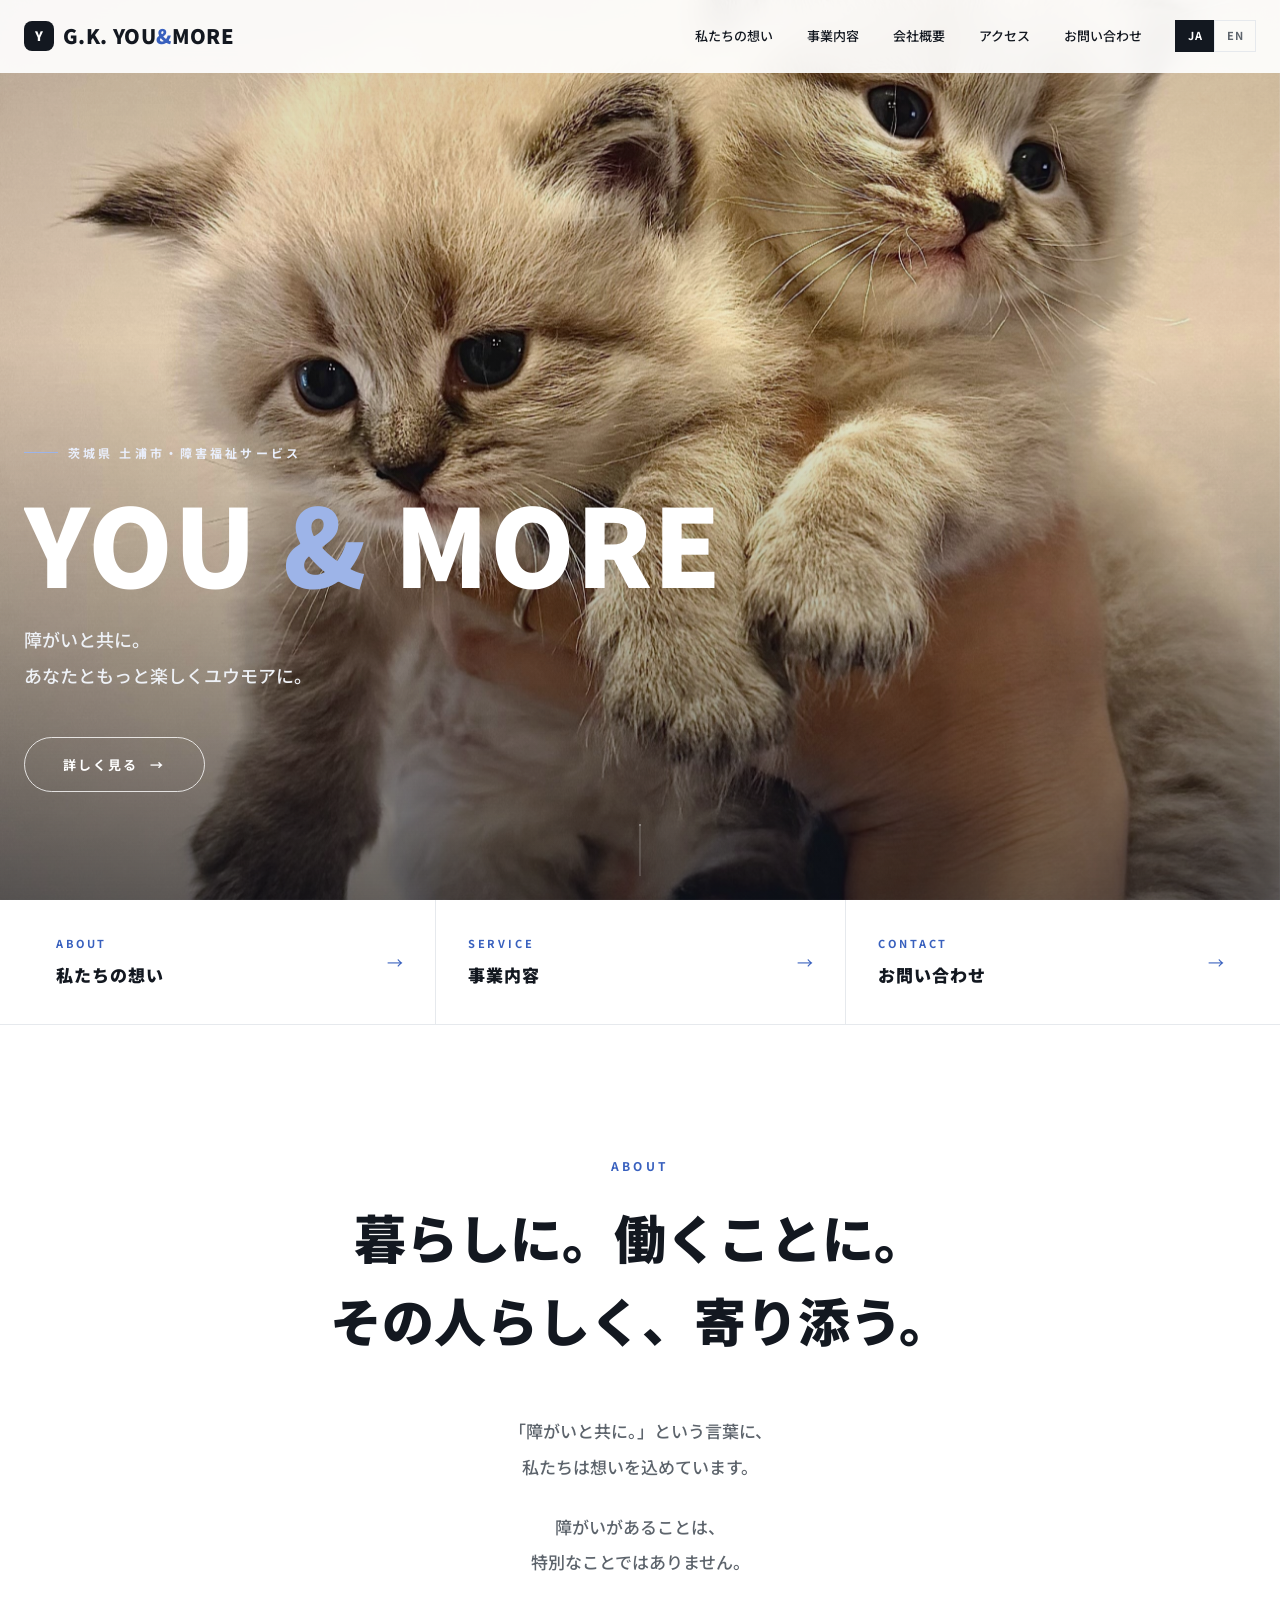
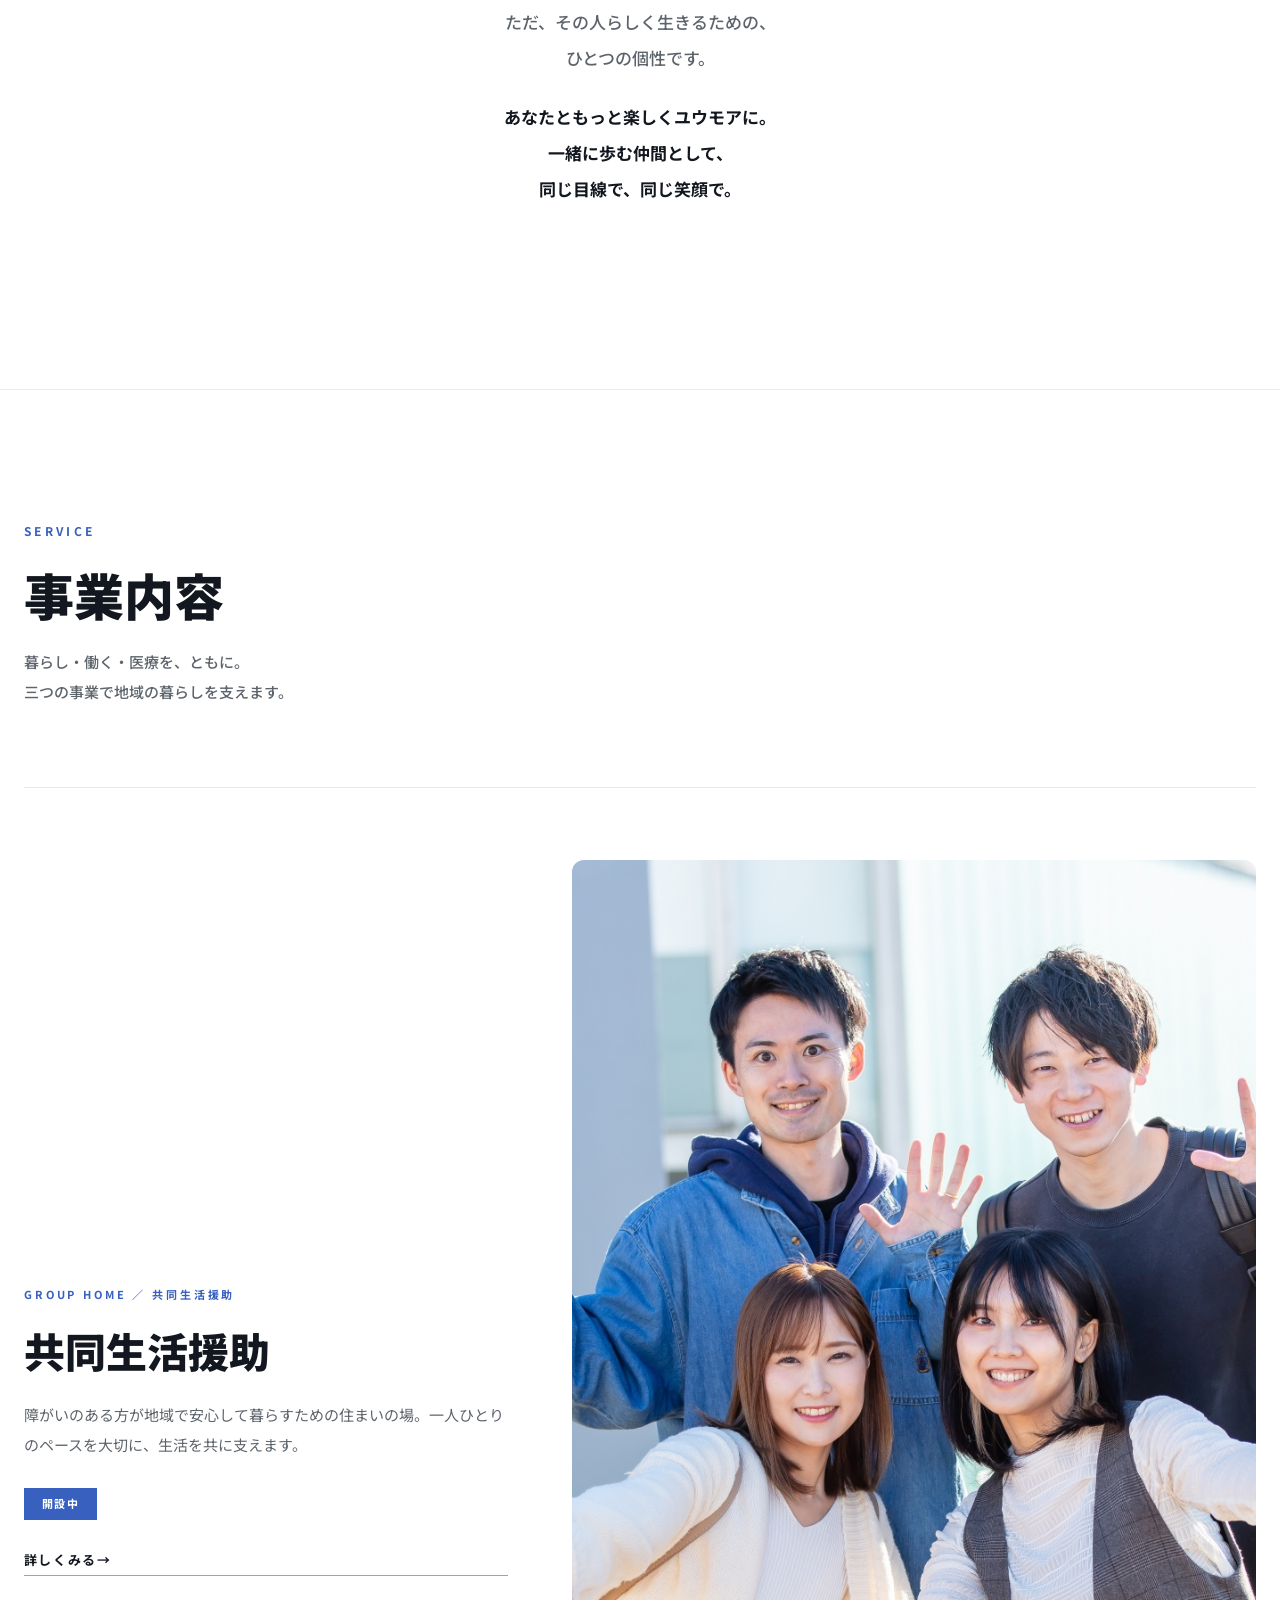
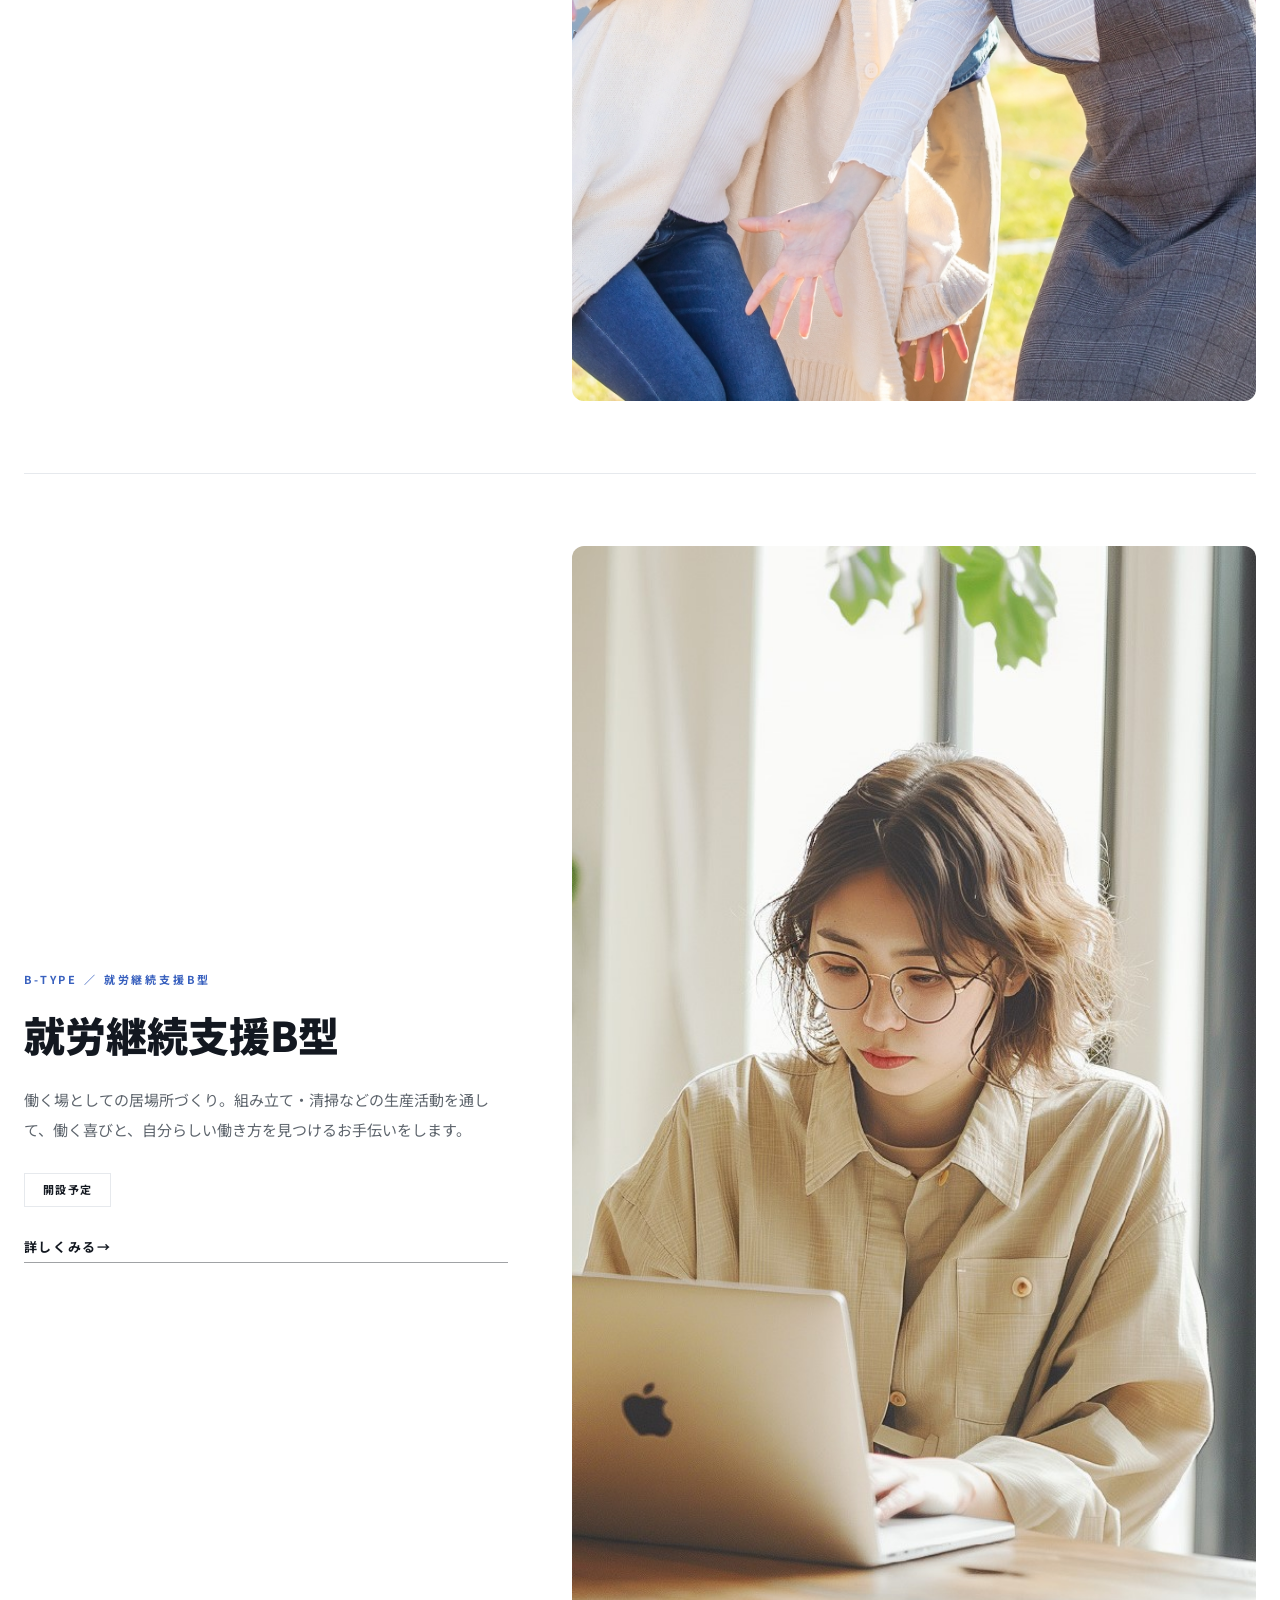
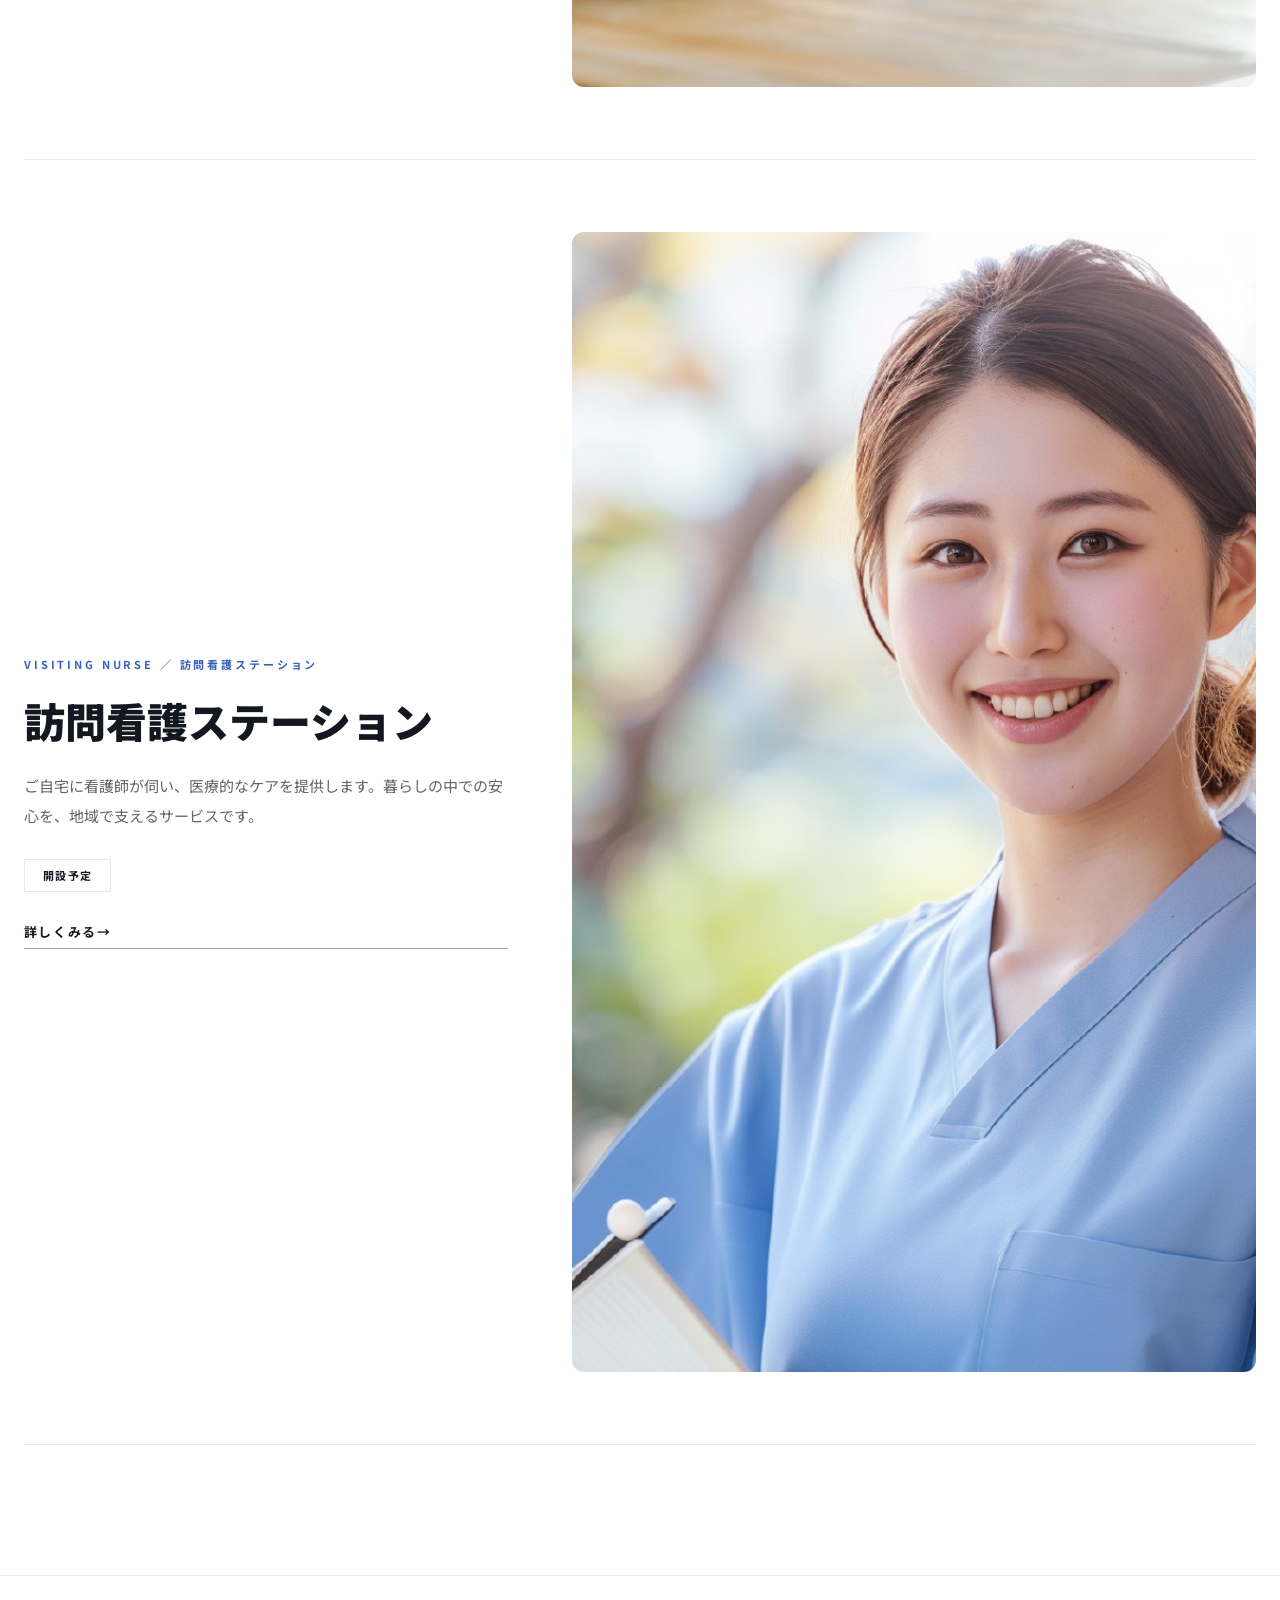
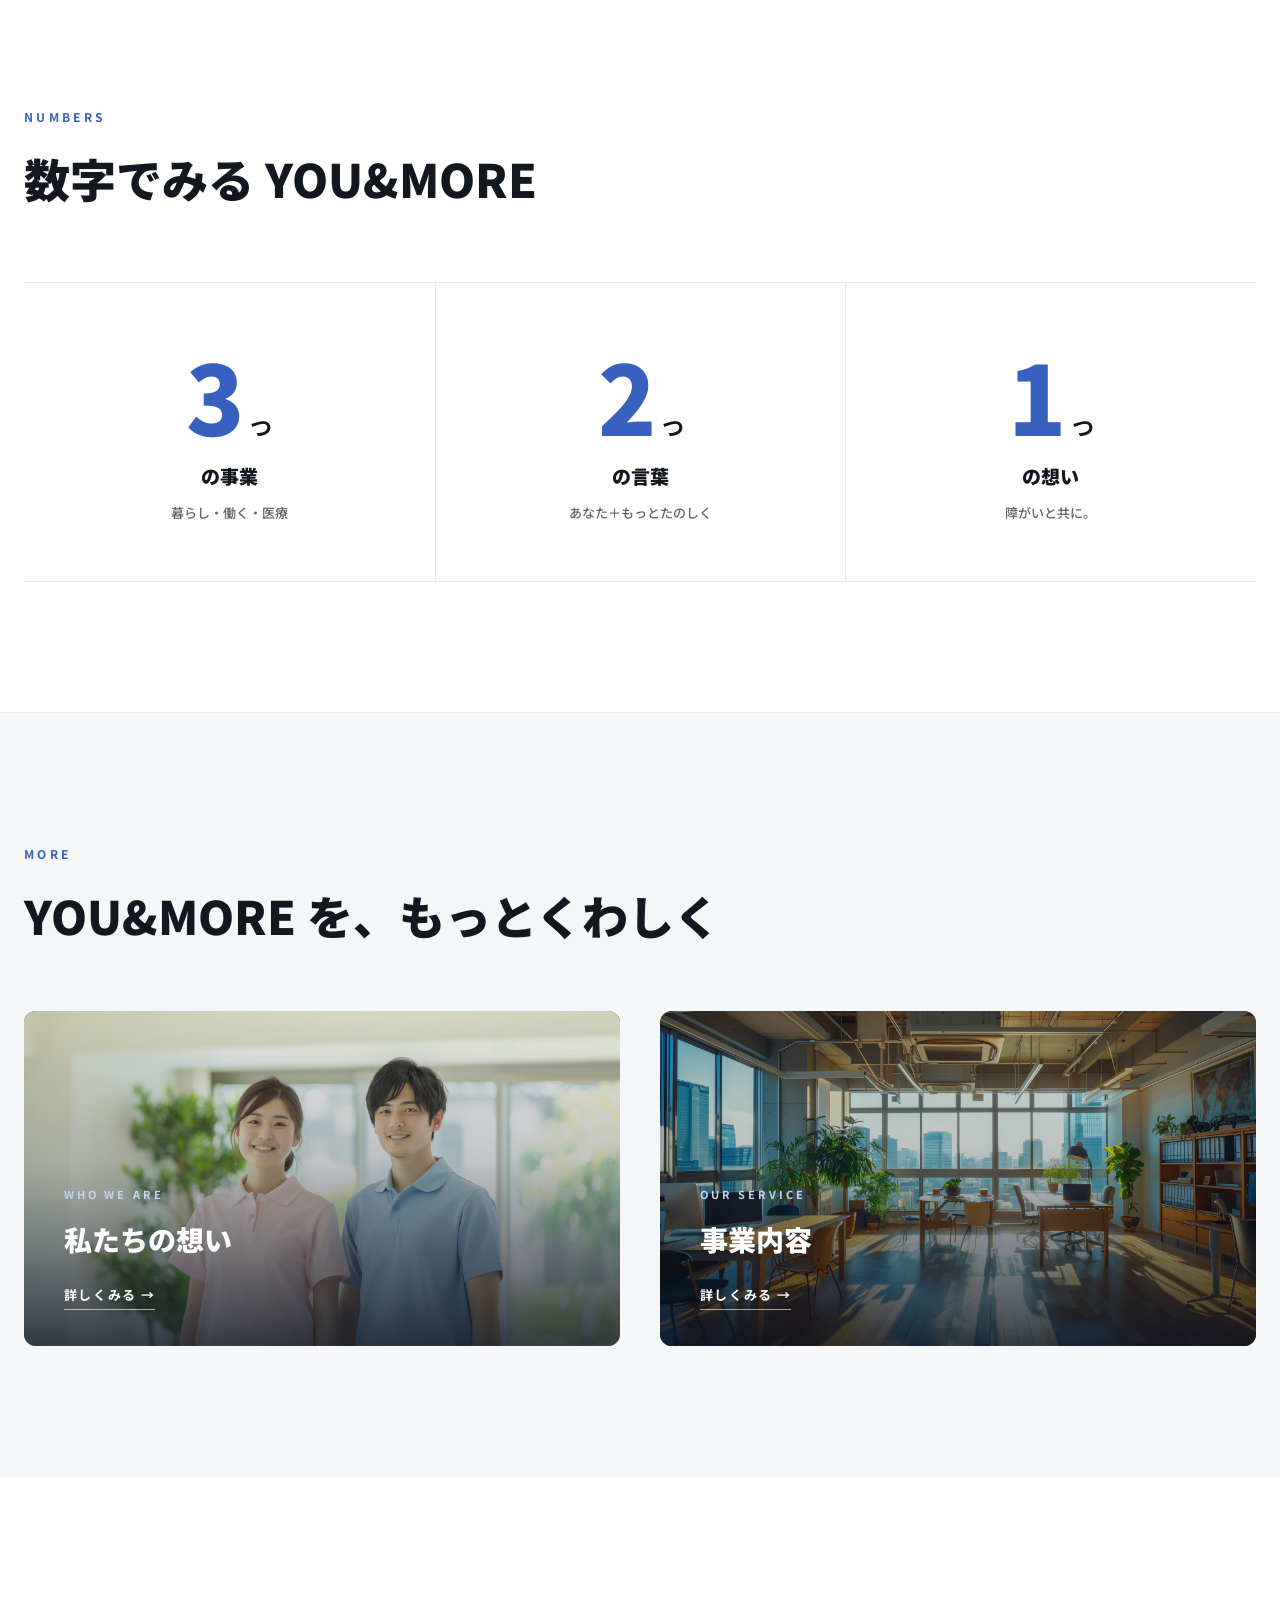
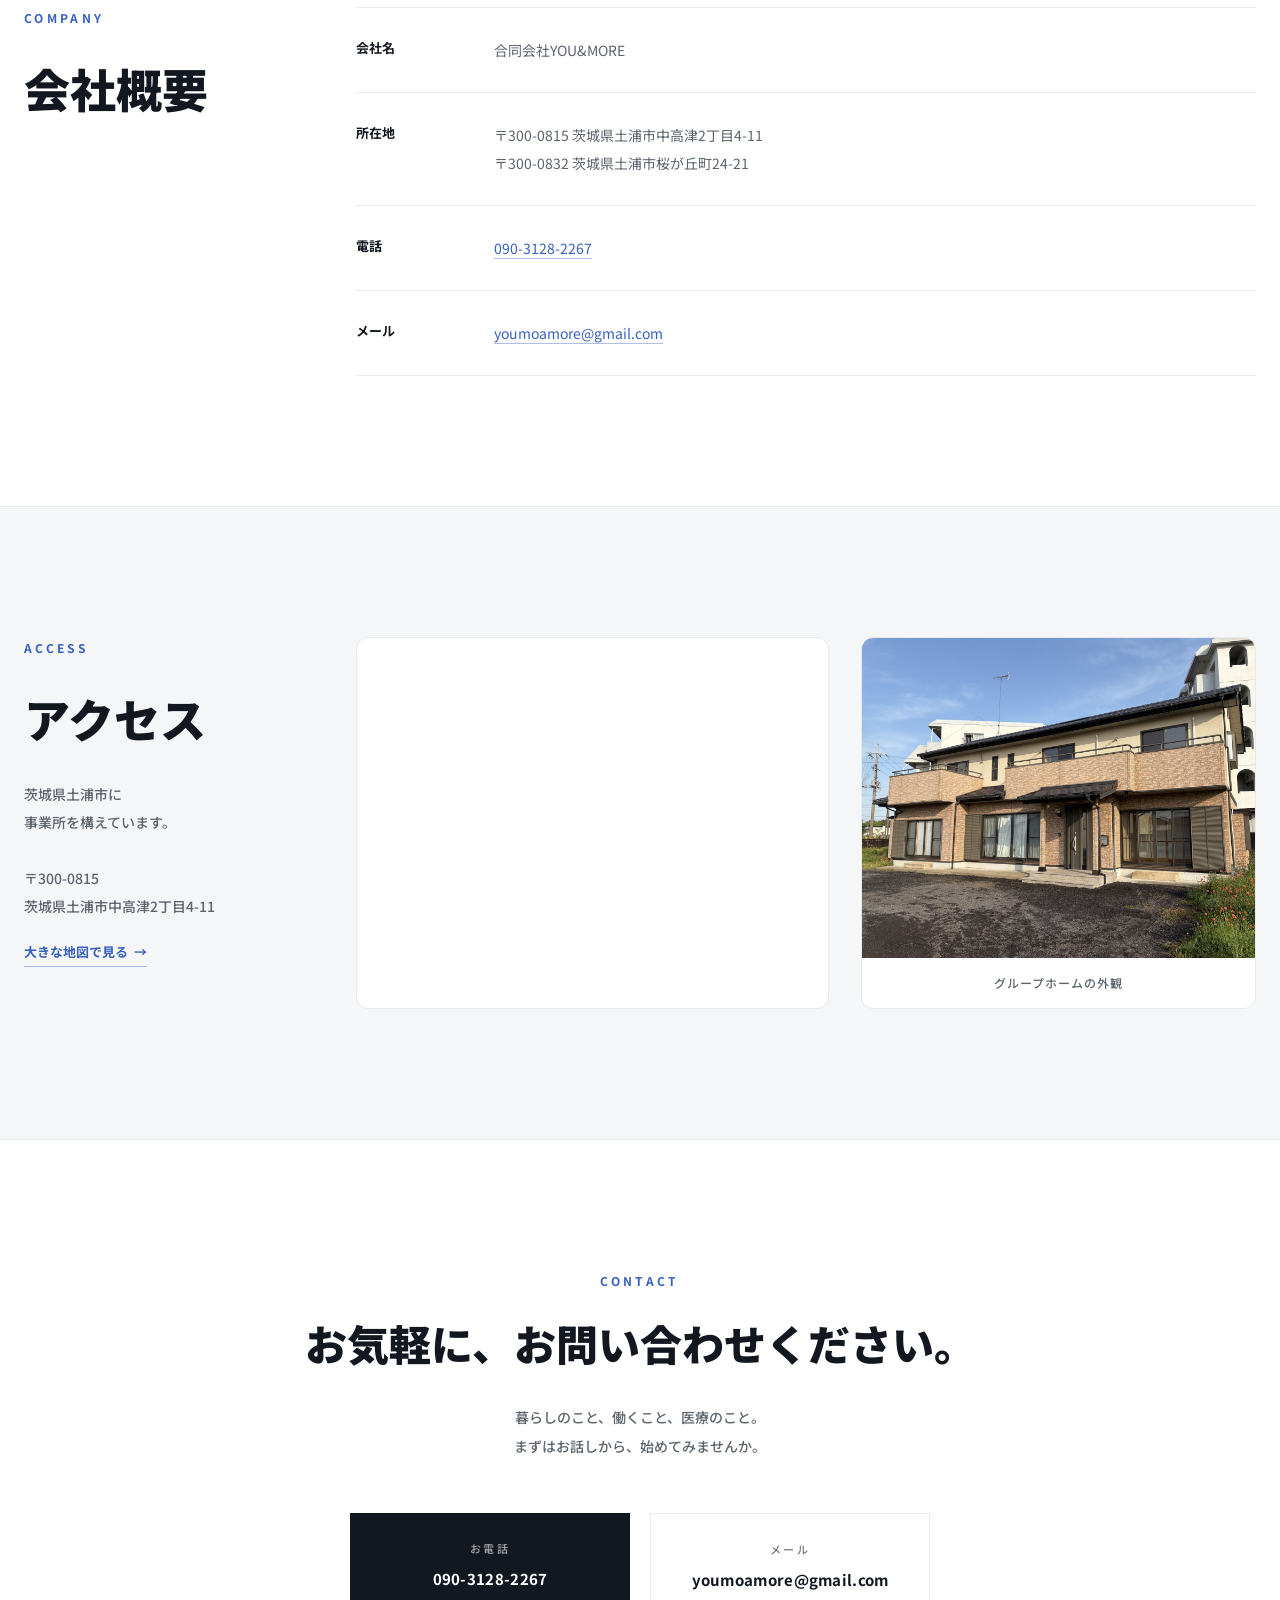
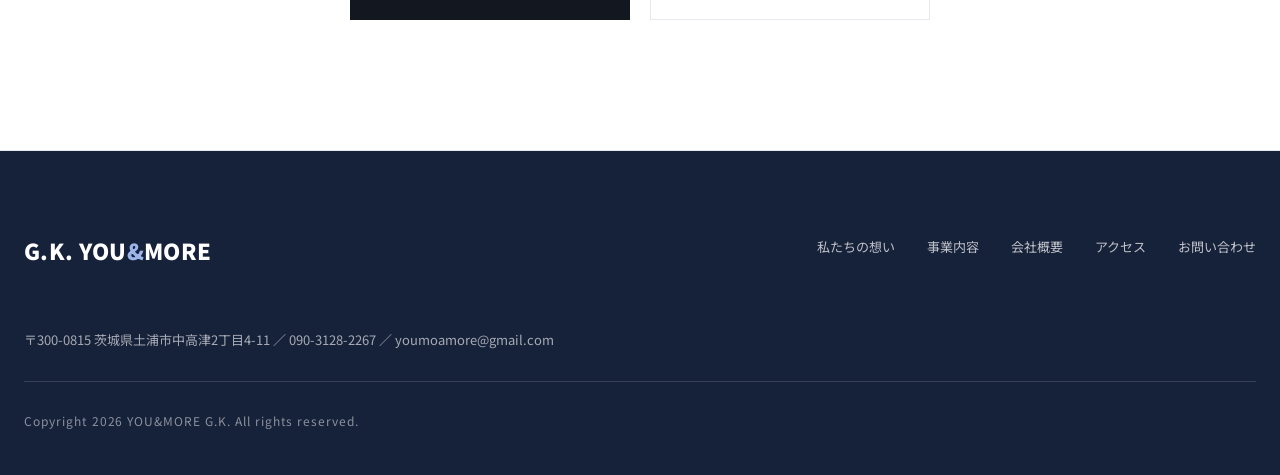
<file: index.html>
<!DOCTYPE html>
<html lang="ja">
<head>
<meta charset="UTF-8">
<meta name="viewport" content="width=device-width, initial-scale=1, shrink-to-fit=no">
<meta name="format-detection" content="telephone=no">
<title>YOU&amp;MORE G.K. - 障がいと共に。あなたともっと楽しくユウモアに。</title>
<meta name="description" content="YOU&amp;MORE G.K.は、茨城県土浦市に拠点を置く障害福祉事業所です。共同生活援助（グループホーム）を中心に、就労継続支援B型・訪問看護ステーションの開設を予定しています。">
<meta property="og:title" content="YOU&amp;MORE G.K.">
<meta property="og:type" content="website">
<meta property="og:url" content="https://cocolo-youmore.com/">
<meta property="og:site_name" content="YOU&amp;MORE G.K.">
<link rel="icon" href="data:image/svg+xml,%3Csvg xmlns='http://www.w3.org/2000/svg' viewBox='0 0 100 100'%3E%3Crect width='100' height='100' rx='22' fill='%233860be'/%3E%3Ctext x='50' y='72' font-size='56' text-anchor='middle' fill='%23fff' font-family='Arial,sans-serif' font-weight='bold'%3EY%26M%3C/text%3E%3C/svg%3E">
<link rel="preconnect" href="https://fonts.googleapis.com">
<link rel="preconnect" href="https://fonts.gstatic.com" crossorigin>
<link href="https://fonts.googleapis.com/css2?family=Noto+Sans+JP:wght@400;500;700;900&amp;display=swap" rel="stylesheet">
<link rel="stylesheet" href="css/style.css?v=20260816c">
</head>
<body>

<header>
<div class="headerInr">
  <div class="headerInrBox">

    <h1><a href="#top"><span class="logoMark">Y</span><span class="logoName">G.K. YOU<span>&amp;</span>MORE</span></a></h1>

    <nav id="gNavPc">
      <ul>
        <li><a href="#about">私たちの想い</a></li>
        <li><a href="#service">事業内容</a></li>
        <li><a href="#company">会社概要</a></li>
        <li><a href="#access">アクセス</a></li>
        <li><a href="#contact">お問い合わせ</a></li>
      </ul>
    </nav>

    <ul class="headerLang">
      <li><a href="#" class="active">JA</a></li>
      <li><a href="#">EN</a></li>
    </ul>

    <button type="button" class="menuTrigger" aria-expanded="false" aria-controls="gNavSp" aria-label="メニューを開く">
      <span></span><span></span><span></span>
    </button>

  </div>

  <div id="gNavSp">
    <div class="gNavSpInr">
      <ul class="headerLinkLv1">
        <li><a href="#about">私たちの想い</a></li>
        <li><a href="#service">事業内容</a></li>
        <li><a href="#company">会社概要</a></li>
        <li><a href="#access">アクセス</a></li>
        <li><a href="#contact">お問い合わせ</a></li>
      </ul>
      <ul class="headerLinkMenu">
        <li><a href="tel:09031282267">090-3128-2267</a></li>
        <li><a href="mailto:youmoamore@gmail.com">youmoamore@gmail.com</a></li>
      </ul>
    </div>
  </div>

</div>
</header>

<main>

<article>

<section id="top">
<div class="idxWrap01Inr">
  <div class="mainImg">
    <img src="images/2.jpeg" alt="YOU&MOREの風景" class="heroSlide active">
    <img src="images/front.png" alt="YOU&MOREの風景" class="heroSlide">
  </div>
  <div class="heroGrad"></div>
  <div class="progSlickInr">
    <p class="heroBadge">茨城県 土浦市・障害福祉サービス</p>
    <h2 class="kvTx02"><span class="kvWord">YOU</span> <span class="kvWord kvWordAccent">&amp;</span> <span class="kvWord">MORE</span></h2>
    <p class="kvTx03">障がいと共に。<br>あなたともっと楽しくユウモアに。</p>
    <p class="btnBox01_w"><a href="#about">詳しく見る<span class="btnArrow">→</span></a></p>
  </div>
  <div class="scrollCue"><span class="scrollCueDot"></span></div>
</div>
</section>

<div class="heroMenu">
  <div class="heroMenuInr">
    <a href="#about">
      <div class="heroMenuText">
        <p class="heroMenuLabel">ABOUT</p>
        <p class="heroMenuTitle">私たちの想い</p>
      </div>
      <span class="heroMenuArrow">→</span>
    </a>
    <a href="#service">
      <div class="heroMenuText">
        <p class="heroMenuLabel">SERVICE</p>
        <p class="heroMenuTitle">事業内容</p>
      </div>
      <span class="heroMenuArrow">→</span>
    </a>
    <a href="#contact">
      <div class="heroMenuText">
        <p class="heroMenuLabel">CONTACT</p>
        <p class="heroMenuTitle">お問い合わせ</p>
      </div>
      <span class="heroMenuArrow">→</span>
    </a>
  </div>
</div>

<section id="about">
<div class="idxWrap02Inner">
  <div class="idxWrap02Text reveal">
    <p class="kvTx01">ABOUT</p>
    <h2>暮らしに。働くことに。<br>その人らしく、寄り添う。</h2>
    <p class="idxWrap02Line">「障がいと共に。」という言葉に、<br>私たちは想いを込めています。</p>
    <p class="idxWrap02Line">障がいがあることは、<br>特別なことではありません。</p>
    <p class="idxWrap02Line">ただ、その人らしく生きるための、<br>ひとつの個性です。</p>
    <p class="idxWrap02Line strong">あなたともっと楽しくユウモアに。<br>一緒に歩む仲間として、<br>同じ目線で、同じ笑顔で。</p>
  </div>
</div>
</section>

<section id="service">
<div class="idxWrap03Inner">
  <div class="idxWrap03Head reveal">
    <p class="kvTx01">SERVICE</p>
    <h2>事業内容</h2>
    <p class="idxWrap03Lead">暮らし・働く・医療を、ともに。<br>三つの事業で地域の暮らしを支えます。</p>
  </div>
  <div class="servicePanels">

    <article class="servicePanel reveal">
      <div class="servicePanelText">
        <p class="servicePanelLabel">GROUP HOME ／ 共同生活援助</p>
        <h3>共同生活援助</h3>
        <p class="servicePanelDesc">障がいのある方が地域で安心して暮らすための住まいの場。一人ひとりのペースを大切に、生活を共に支えます。</p>
        <p class="servicePanelStatus">開設中</p>
        <a class="servicePanelLink" href="service-kyodo.html">詳しくみる<span>→</span></a>
      </div>
      <a class="servicePanelImg" href="service-kyodo.html" aria-label="共同生活援助の詳細ページへ"><img src="images/共同生活援助/28447826_m.jpg" alt="共同生活援助"></a>
    </article>

    <article class="servicePanel reveal">
      <div class="servicePanelText">
        <p class="servicePanelLabel">B-TYPE ／ 就労継続支援B型</p>
        <h3>就労継続支援B型</h3>
        <p class="servicePanelDesc">働く場としての居場所づくり。組み立て・清掃などの生産活動を通して、働く喜びと、自分らしい働き方を見つけるお手伝いをします。</p>
        <p class="servicePanelStatus soon">開設予定</p>
        <a class="servicePanelLink" href="#contact">詳しくみる<span>→</span></a>
      </div>
      <div class="servicePanelImg"><img src="images/就労継続支援/sd_free_img_89.jpg" alt="就労継続支援B型"></div>
    </article>

    <article class="servicePanel reveal">
      <div class="servicePanelText">
        <p class="servicePanelLabel">VISITING NURSE ／ 訪問看護ステーション</p>
        <h3>訪問看護ステーション</h3>
        <p class="servicePanelDesc">ご自宅に看護師が伺い、医療的なケアを提供します。暮らしの中での安心を、地域で支えるサービスです。</p>
        <p class="servicePanelStatus soon">開設予定</p>
        <a class="servicePanelLink" href="#contact">詳しくみる<span>→</span></a>
      </div>
      <div class="servicePanelImg"><img src="images/訪問看護/sd_free_img_136.jpg" alt="訪問看護ステーション"></div>
    </article>

  </div>
</div>
</section>

<section id="numbers">
<div class="numbersInr">
  <div class="numbersHead reveal">
    <p class="kvTx01">NUMBERS</p>
    <h2>数字でみる YOU&amp;MORE</h2>
  </div>
  <div class="numbersGrid">
    <div class="numItem">
      <p class="numberValue"><span>3</span><span class="numberUnit">つ</span></p>
      <p class="numberLabel">の事業</p>
      <p class="numberNote">暮らし・働く・医療</p>
    </div>
    <div class="numItem">
      <p class="numberValue"><span>2</span><span class="numberUnit">つ</span></p>
      <p class="numberLabel">の言葉</p>
      <p class="numberNote">あなた＋もっとたのしく</p>
    </div>
    <div class="numItem">
      <p class="numberValue"><span>1</span><span class="numberUnit">つ</span></p>
      <p class="numberLabel">の想い</p>
      <p class="numberNote">障がいと共に。</p>
    </div>
  </div>
</div>
</section>

<section id="banner">
<div class="bannerInr">
  <div class="bannerHead reveal">
    <p class="kvTx01">MORE</p>
    <h2>YOU&amp;MORE を、もっとくわしく</h2>
  </div>
  <div class="bannerGrid">
    <a href="#about" class="bannerCard reveal">
      <div class="bannerBg"><img src="images/banner-watashi.jpg" alt="私たちの想い"></div>
      <div class="bannerOverlay"></div>
      <div class="bannerText">
        <p class="bannerEn">WHO WE ARE</p>
        <h3>私たちの想い</h3>
        <span class="bannerLink">詳しくみる →</span>
      </div>
    </a>
    <a href="#service" class="bannerCard reveal">
      <div class="bannerBg"><img src="images/banner-jigyo.jpg" alt="事業内容"></div>
      <div class="bannerOverlay"></div>
      <div class="bannerText">
        <p class="bannerEn">OUR SERVICE</p>
        <h3>事業内容</h3>
        <span class="bannerLink">詳しくみる →</span>
      </div>
    </a>
  </div>
</div>
</section>

<section id="company">
<div class="idxWrap05Inr">
  <div class="idxWrap05Box01 reveal">
    <p class="kvTx01">COMPANY</p>
    <h2>会社概要</h2>
  </div>
  <div class="idxWrap05Box02 reveal">
    <ul>
      <li>
        <div><p>会社名</p></div>
        <p>合同会社YOU&amp;MORE</p>
      </li>
      <li>
        <div><p>所在地</p></div>
        <p>〒300-0815 茨城県土浦市中高津2丁目4-11<br>〒300-0832 茨城県土浦市桜が丘町24-21</p>
      </li>
      <li>
        <div><p>電話</p></div>
        <p><a href="tel:09031282267">090-3128-2267</a></p>
      </li>
      <li>
        <div><p>メール</p></div>
        <p><a href="mailto:youmoamore@gmail.com">youmoamore@gmail.com</a></p>
      </li>
    </ul>
  </div>
</div>
</section>

<section id="access">
<div class="idxWrap06Inr">
  <div class="idxWrap06Box01 reveal">
    <p class="kvTx01">ACCESS</p>
    <h2>アクセス</h2>
    <p class="idxWrap06Lead">茨城県土浦市に<br>事業所を構えています。</p>
    <p class="idxWrap06Addr">〒300-0815<br>茨城県土浦市中高津2丁目4-11</p>
    <a class="idxWrap06Link" href="https://www.google.com/maps?q=%E8%8C%A8%E5%9F%8E%E7%9C%8C%E5%9C%9F%E6%B5%A6%E5%B8%82%E4%B8%AD%E9%AB%98%E6%B4%A52%E4%B8%81%E7%9B%AE4-11" target="_blank" rel="noopener">大きな地図で見る<span>→</span></a>
  </div>
  <div class="idxWrap06Box02 reveal">
    <div class="map">
      <iframe src="https://www.google.com/maps?q=%E8%8C%A8%E5%9F%8E%E7%9C%8C%E5%9C%9F%E6%B5%A6%E5%B8%82%E4%B8%AD%E9%AB%98%E6%B4%A52%E4%B8%81%E7%9B%AE4-11&output=embed" title="YOU&amp;MORE 所在地のGoogleマップ" loading="lazy" referrerpolicy="no-referrer-when-downgrade"></iframe>
    </div>
    <div class="accessPhotoTop">
      <figure>
        <img src="images/gh-property.jpg" alt="グループホームの外観" loading="lazy">
        <figcaption>グループホームの外観</figcaption>
      </figure>
    </div>
  </div>
</div>
</section>

<section id="contact">
<div class="contactInr">
  <p class="kvTx01">CONTACT</p>
  <h2>お気軽に、お問い合わせください。</h2>
  <p class="contactLead">暮らしのこと、働くこと、医療のこと。<br>まずはお話しから、始めてみませんか。</p>
  <div class="contactBtns">
    <a href="tel:09031282267" class="contactBtnTel"><span class="contactBtnLabel">お電話</span>090-3128-2267</a>
    <a href="mailto:youmoamore@gmail.com" class="contactBtnMail"><span class="contactBtnLabel">メール</span>youmoamore@gmail.com</a>
  </div>
</div>
</section>

</article>

</main>

<footer>
<div class="footerInr">
  <div class="footerTop">
    <p class="footerLogo">G.K. YOU<span>&amp;</span>MORE</p>
    <ul>
      <li><a href="#about">私たちの想い</a></li>
      <li><a href="#service">事業内容</a></li>
      <li><a href="#company">会社概要</a></li>
      <li><a href="#access">アクセス</a></li>
      <li><a href="#contact">お問い合わせ</a></li>
    </ul>
  </div>
  <p class="footerInfo">〒300-0815 茨城県土浦市中高津2丁目4-11 ／ 090-3128-2267 ／ youmoamore@gmail.com</p>
  <p class="footerCopy">Copyright 2026 YOU&amp;MORE G.K. All rights reserved.</p>
</div>
</footer>

<script>
var menuBtn = document.querySelector('.menuTrigger');
menuBtn.addEventListener('click', function () {
  var sp = document.querySelector('#gNavSp');
  var open = sp.classList.toggle('open');
  this.classList.toggle('active');
  this.setAttribute('aria-expanded', open);
  this.setAttribute('aria-label', open ? 'メニューを閉じる' : 'メニューを開く');
});
window.addEventListener('scroll', function () {
  var h = document.querySelector('header');
  if (window.scrollY > 10) { h.classList.add('scrolled'); } else { h.classList.remove('scrolled'); }
});
document.querySelectorAll('#gNavSp a').forEach(function (a) {
  a.addEventListener('click', function () {
    document.querySelector('#gNavSp').classList.remove('open');
    menuBtn.classList.remove('active');
    menuBtn.setAttribute('aria-expanded', 'false');
    menuBtn.setAttribute('aria-label', 'メニューを開く');
  });
});
var io = new IntersectionObserver(function (entries) {
  entries.forEach(function (entry) {
    if (entry.isIntersecting) {
      entry.target.classList.add('inview');
      setTimeout(function () { entry.target.classList.add('reveal-done'); }, 900);
      io.unobserve(entry.target);
    }
  });
}, { threshold: 0.12 });
document.querySelectorAll('.reveal, .numItem').forEach(function (el) {
  if (el.classList.contains('servicePanel')) { return; }
  io.observe(el);
});

var ioService = new IntersectionObserver(function (entries) {
  entries.forEach(function (entry) {
    if (entry.isIntersecting) {
      entry.target.classList.add('inview');
      ioService.unobserve(entry.target);
    }
  });
}, { threshold: 0.15, rootMargin: '0px 0px -15% 0px' });
document.querySelectorAll('#service .servicePanel.reveal').forEach(function (el) { ioService.observe(el); });

var heroSlides = document.querySelectorAll('.mainImg .heroSlide');
var heroIdx = 0;
setInterval(function () {
  heroSlides[heroIdx].classList.remove('active');
  heroIdx = (heroIdx + 1) % heroSlides.length;
  heroSlides[heroIdx].classList.add('active');
}, 5000);
</script>
</body>
</html>
</file>
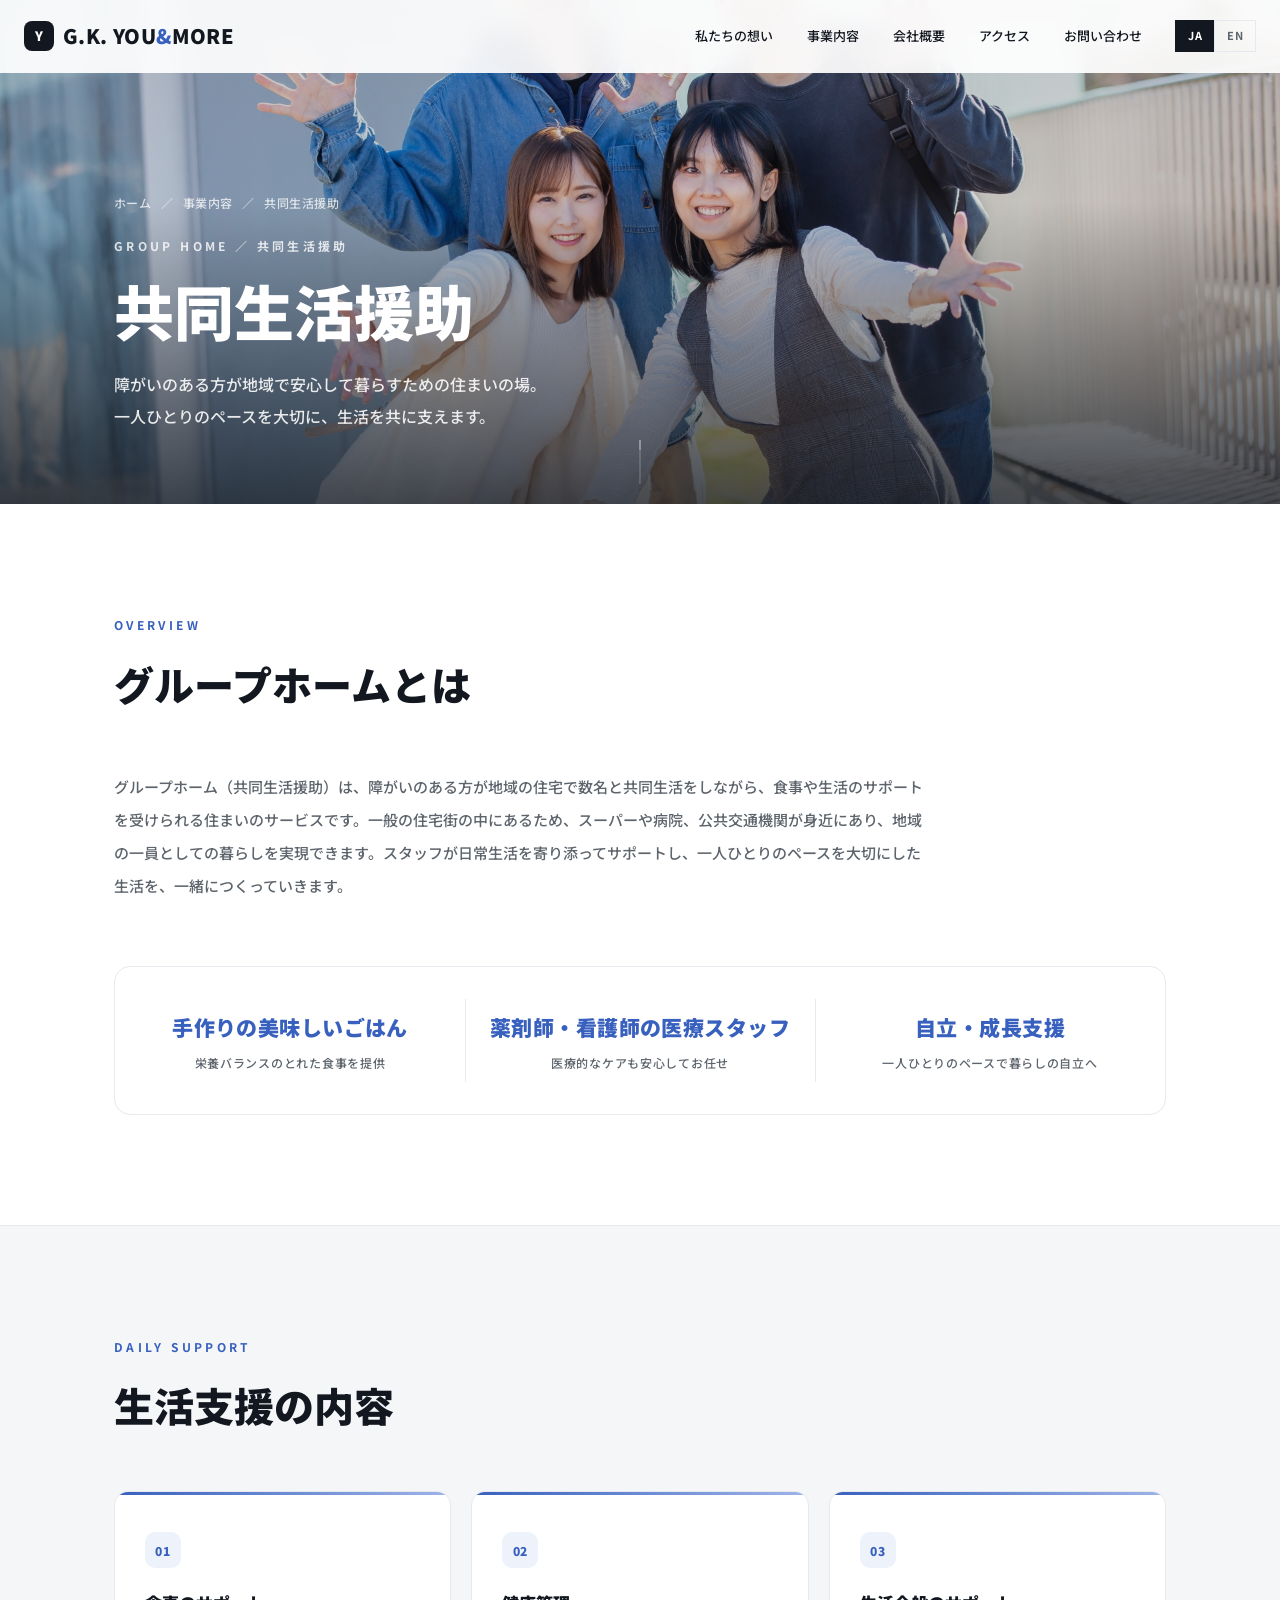
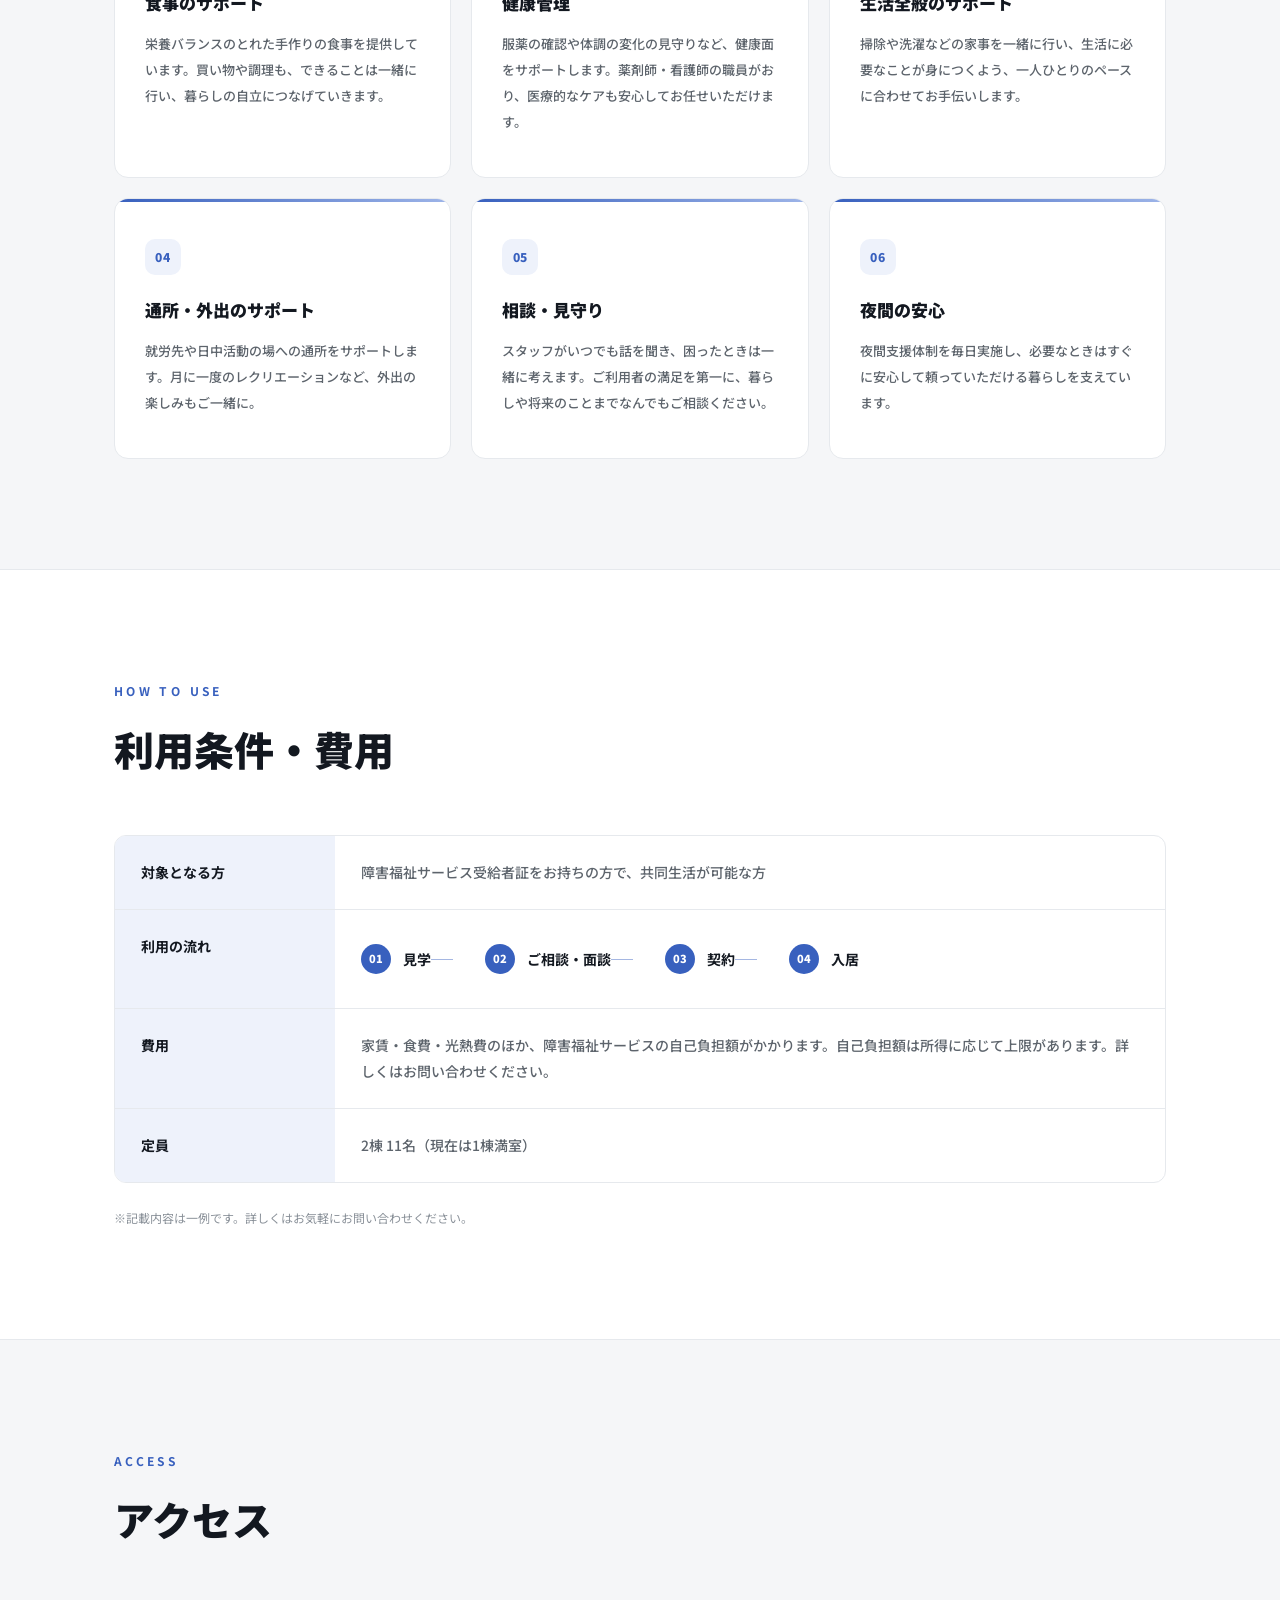
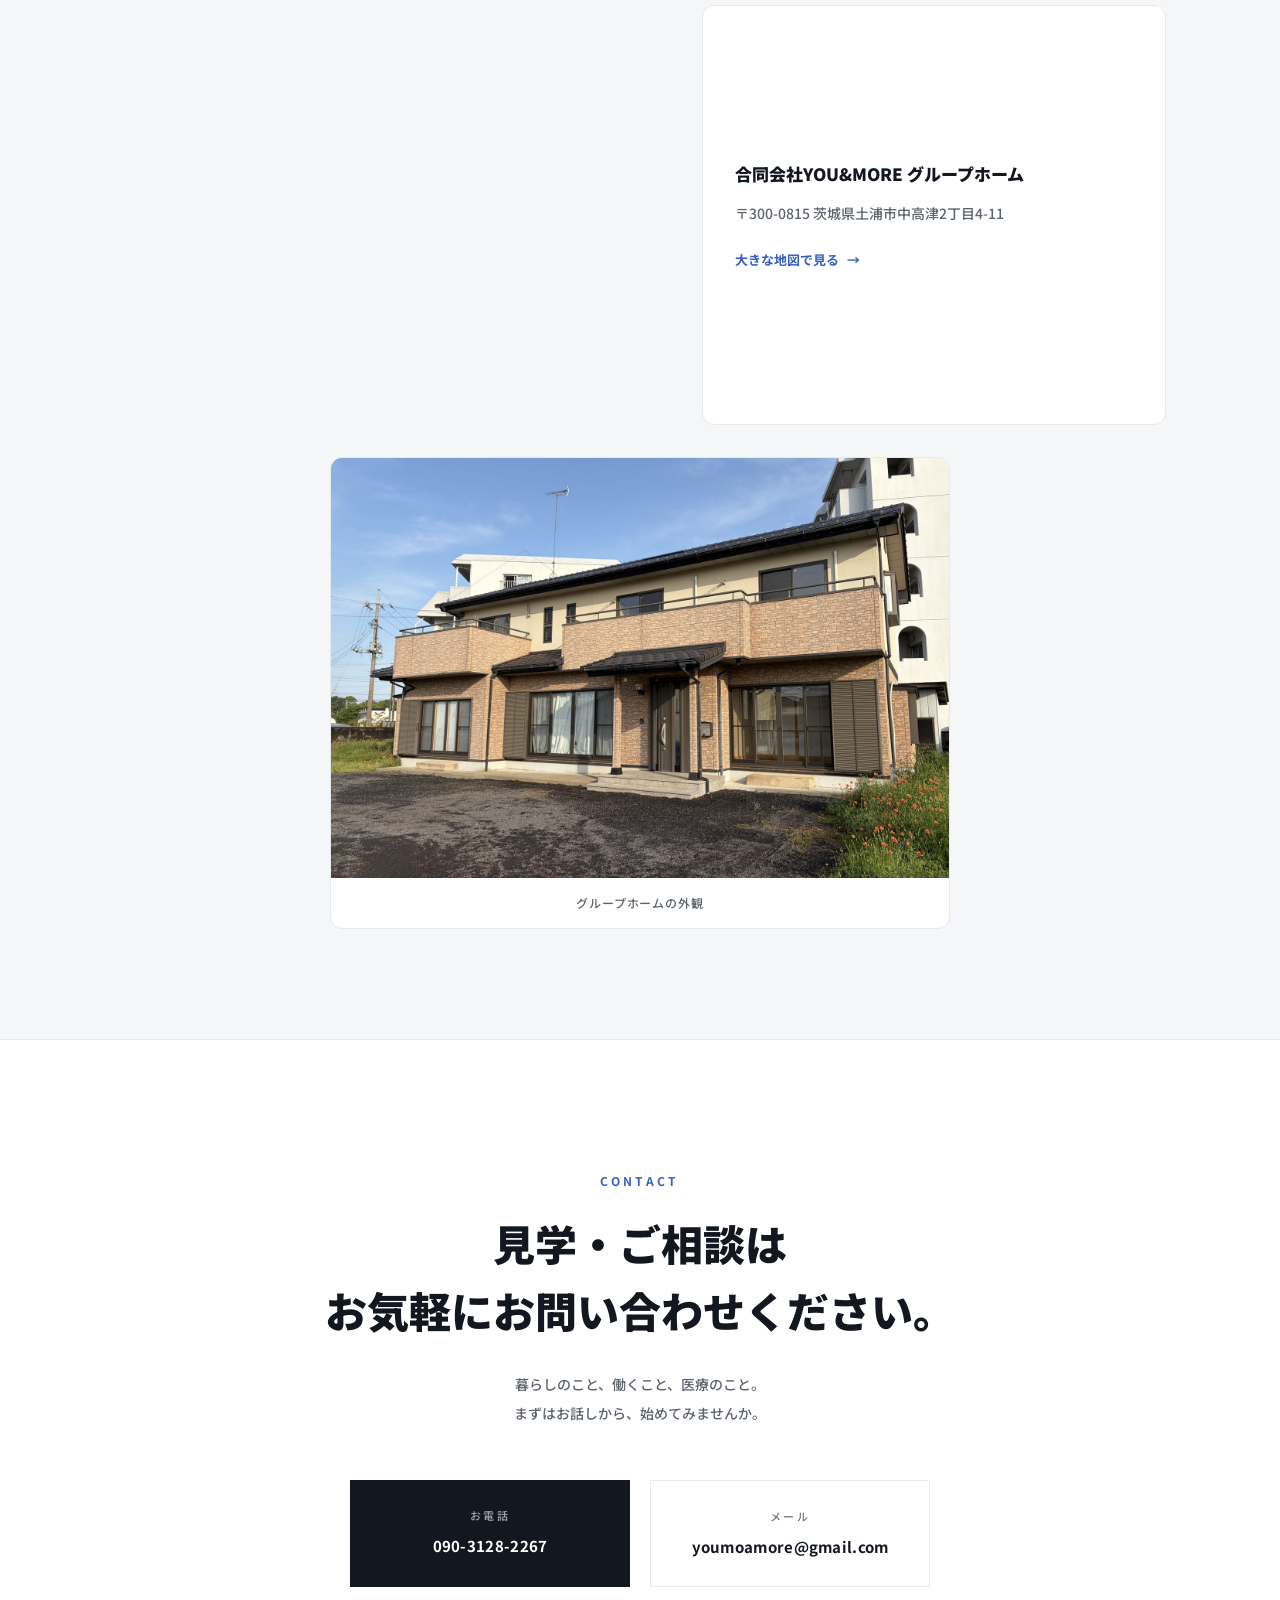
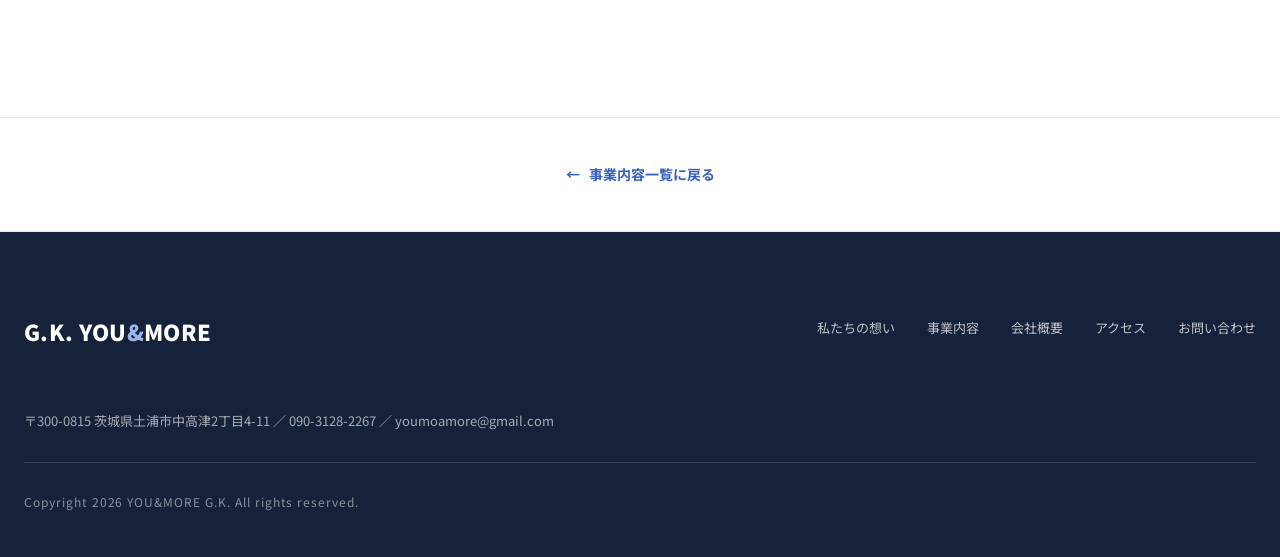
<file: service-kyodo.html>
<!DOCTYPE html>
<html lang="ja">
<head>
<meta charset="UTF-8">
<meta name="viewport" content="width=device-width, initial-scale=1, shrink-to-fit=no">
<meta name="format-detection" content="telephone=no">
<title>共同生活援助（グループホーム）｜YOU&amp;MORE G.K.</title>
<meta name="description" content="YOU&amp;MORE G.K.の共同生活援助（グループホーム）についてご紹介します。障がいのある方が地域で安心して暮らすための住まいの場です。">
<meta property="og:title" content="共同生活援助（グループホーム）｜YOU&amp;MORE G.K.">
<meta property="og:type" content="website">
<meta property="og:url" content="https://cocolo-youmore.com/service-kyodo.html">
<meta property="og:site_name" content="YOU&amp;MORE G.K.">
<link rel="icon" href="data:image/svg+xml,%3Csvg xmlns='http://www.w3.org/2000/svg' viewBox='0 0 100 100'%3E%3Crect width='100' height='100' rx='22' fill='%233860be'/%3E%3Ctext x='50' y='72' font-size='56' text-anchor='middle' fill='%23fff' font-family='Arial,sans-serif' font-weight='bold'%3EY%26M%3C/text%3E%3C/svg%3E">
<link rel="preconnect" href="https://fonts.googleapis.com">
<link rel="preconnect" href="https://fonts.gstatic.com" crossorigin>
<link href="https://fonts.googleapis.com/css2?family=Noto+Sans+JP:wght@400;500;700;900&amp;display=swap" rel="stylesheet">
<link rel="stylesheet" href="css/style.css?v=20260816c">
</head>
<body>

<header>
<div class="headerInr">
  <div class="headerInrBox">

    <h1><a href="index.html"><span class="logoMark">Y</span><span class="logoName">G.K. YOU<span>&amp;</span>MORE</span></a></h1>

    <nav id="gNavPc">
      <ul>
        <li><a href="index.html#about">私たちの想い</a></li>
        <li><a href="index.html#service">事業内容</a></li>
        <li><a href="index.html#company">会社概要</a></li>
        <li><a href="index.html#access">アクセス</a></li>
        <li><a href="index.html#contact">お問い合わせ</a></li>
      </ul>
    </nav>

    <ul class="headerLang">
      <li><a href="#" class="active">JA</a></li>
      <li><a href="#">EN</a></li>
    </ul>

    <button type="button" class="menuTrigger" aria-expanded="false" aria-controls="gNavSp" aria-label="メニューを開く">
      <span></span><span></span><span></span>
    </button>

  </div>

  <div id="gNavSp">
    <div class="gNavSpInr">
      <ul class="headerLinkLv1">
        <li><a href="index.html#about">私たちの想い</a></li>
        <li><a href="index.html#service">事業内容</a></li>
        <li><a href="index.html#company">会社概要</a></li>
        <li><a href="index.html#access">アクセス</a></li>
        <li><a href="index.html#contact">お問い合わせ</a></li>
      </ul>
      <ul class="headerLinkMenu">
        <li><a href="tel:09031282267">090-3128-2267</a></li>
        <li><a href="mailto:youmoamore@gmail.com">youmoamore@gmail.com</a></li>
      </ul>
    </div>
  </div>

</div>
</header>

<main>

<article>

<div class="pageHero">
  <div class="pageHeroBg"><img src="images/共同生活援助/28447826_m.jpg" alt="共同生活援助"></div>
  <div class="pageHeroGrad"></div>
  <div class="pageHeroText">
    <p class="crumb"><a href="index.html">ホーム</a> <span>／</span> <a href="index.html#service">事業内容</a> <span>／</span> 共同生活援助</p>
    <p class="pageHeroLabel">GROUP HOME ／ 共同生活援助</p>
    <h2>共同生活援助</h2>
    <p class="pageHeroLead">障がいのある方が地域で安心して暮らすための住まいの場。<br>一人ひとりのペースを大切に、生活を共に支えます。</p>
  </div>
  <div class="pageHeroCue"><span></span></div>
</div>

<section class="pageSec">
<div class="pageSecInr">
  <div class="pageSecHead reveal">
    <p class="kvTx01">OVERVIEW</p>
    <h2>グループホームとは</h2>
  </div>
  <div class="pageText reveal">
    <p>グループホーム（共同生活援助）は、障がいのある方が地域の住宅で数名と共同生活をしながら、食事や生活のサポートを受けられる住まいのサービスです。一般の住宅街の中にあるため、スーパーや病院、公共交通機関が身近にあり、地域の一員としての暮らしを実現できます。スタッフが日常生活を寄り添ってサポートし、一人ひとりのペースを大切にした生活を、一緒につくっていきます。</p>
  </div>
  <div class="pageStats reveal">
    <div class="pageStat">
      <p class="pageStatValue">手作りの美味しいごはん</p>
      <p class="pageStatLabel">栄養バランスのとれた食事を提供</p>
    </div>
    <div class="pageStat">
      <p class="pageStatValue">薬剤師・看護師の医療スタッフ</p>
      <p class="pageStatLabel">医療的なケアも安心してお任せ</p>
    </div>
    <div class="pageStat">
      <p class="pageStatValue">自立・成長支援</p>
      <p class="pageStatLabel">一人ひとりのペースで暮らしの自立へ</p>
    </div>
  </div>
</div>
</section>

<section class="pageSec pageSecSoft">
<div class="pageSecInr">
  <div class="pageSecHead reveal">
    <p class="kvTx01">DAILY SUPPORT</p>
    <h2>生活支援の内容</h2>
  </div>
  <div class="supportGrid">
    <div class="supportCard reveal">
      <p class="supportNum">01</p>
      <h3>食事のサポート</h3>
      <p>栄養バランスのとれた手作りの食事を提供しています。買い物や調理も、できることは一緒に行い、暮らしの自立につなげていきます。</p>
    </div>
    <div class="supportCard reveal">
      <p class="supportNum">02</p>
      <h3>健康管理</h3>
      <p>服薬の確認や体調の変化の見守りなど、健康面をサポートします。薬剤師・看護師の職員がおり、医療的なケアも安心してお任せいただけます。</p>
    </div>
    <div class="supportCard reveal">
      <p class="supportNum">03</p>
      <h3>生活全般のサポート</h3>
      <p>掃除や洗濯などの家事を一緒に行い、生活に必要なことが身につくよう、一人ひとりのペースに合わせてお手伝いします。</p>
    </div>
    <div class="supportCard reveal">
      <p class="supportNum">04</p>
      <h3>通所・外出のサポート</h3>
      <p>就労先や日中活動の場への通所をサポートします。月に一度のレクリエーションなど、外出の楽しみもご一緒に。</p>
    </div>
    <div class="supportCard reveal">
      <p class="supportNum">05</p>
      <h3>相談・見守り</h3>
      <p>スタッフがいつでも話を聞き、困ったときは一緒に考えます。ご利用者の満足を第一に、暮らしや将来のことまでなんでもご相談ください。</p>
    </div>
    <div class="supportCard reveal">
      <p class="supportNum">06</p>
      <h3>夜間の安心</h3>
      <p>夜間支援体制を毎日実施し、必要なときはすぐに安心して頼っていただける暮らしを支えています。</p>
    </div>
  </div>
</div>
</section>

<section class="pageSec">
<div class="pageSecInr">
  <div class="pageSecHead reveal">
    <p class="kvTx01">HOW TO USE</p>
    <h2>利用条件・費用</h2>
  </div>
  <div class="leadTable reveal">
    <div class="leadTableRow">
      <div class="leadTableTh">対象となる方</div>
      <div class="leadTableTd">障害福祉サービス受給者証をお持ちの方で、共同生活が可能な方</div>
    </div>
    <div class="leadTableRow">
      <div class="leadTableTh">利用の流れ</div>
      <div class="leadTableTd">
        <ol class="flowSteps">
          <li><span>01</span>見学</li>
          <li><span>02</span>ご相談・面談</li>
          <li><span>03</span>契約</li>
          <li><span>04</span>入居</li>
        </ol>
      </div>
    </div>
    <div class="leadTableRow">
      <div class="leadTableTh">費用</div>
      <div class="leadTableTd">家賃・食費・光熱費のほか、障害福祉サービスの自己負担額がかかります。自己負担額は所得に応じて上限があります。詳しくはお問い合わせください。</div>
    </div>
    <div class="leadTableRow">
      <div class="leadTableTh">定員</div>
      <div class="leadTableTd">2棟 11名（現在は1棟満室）</div>
    </div>
  </div>
  <p class="pageNote reveal">※記載内容は一例です。詳しくはお気軽にお問い合わせください。</p>
</div>
</section>

<section class="pageSec pageSecSoft">
<div class="pageSecInr">
  <div class="pageSecHead reveal">
    <p class="kvTx01">ACCESS</p>
    <h2>アクセス</h2>
  </div>
  <div class="accessGrid reveal">
    <div class="map">
      <iframe src="https://www.google.com/maps?q=%E8%8C%A8%E5%9F%8E%E7%9C%8C%E5%9C%9F%E6%B5%A6%E5%B8%82%E4%B8%AD%E9%AB%98%E6%B4%A52%E4%B8%81%E7%9B%AE4-11&output=embed" title="YOU&amp;MORE 所在地のGoogleマップ" loading="lazy" referrerpolicy="no-referrer-when-downgrade"></iframe>
    </div>
    <div class="accessInfo">
      <p class="accessInfoName">合同会社YOU&amp;MORE グループホーム</p>
      <p class="accessInfoAddr">〒300-0815 茨城県土浦市中高津2丁目4-11</p>
      <a class="accessInfoLink" href="https://www.google.com/maps?q=%E8%8C%A8%E5%9F%8E%E7%9C%8C%E5%9C%9F%E6%B5%A6%E5%B8%82%E4%B8%AD%E9%AB%98%E6%B4%A52%E4%B8%81%E7%9B%AE4-11" target="_blank" rel="noopener">大きな地図で見る<span>→</span></a>
    </div>
  </div>
  <div class="accessPhoto reveal">
    <figure>
      <img src="images/gh-property.jpg" alt="グループホームの外観" loading="lazy">
      <figcaption>グループホームの外観</figcaption>
    </figure>
  </div>
</div>
</section>

<section id="contact">
<div class="contactInr">
  <p class="kvTx01">CONTACT</p>
  <h2>見学・ご相談は<br>お気軽にお問い合わせください。</h2>
  <p class="contactLead">暮らしのこと、働くこと、医療のこと。<br>まずはお話しから、始めてみませんか。</p>
  <div class="contactBtns">
    <a href="tel:09031282267" class="contactBtnTel"><span class="contactBtnLabel">お電話</span>090-3128-2267</a>
    <a href="mailto:youmoamore@gmail.com" class="contactBtnMail"><span class="contactBtnLabel">メール</span>youmoamore@gmail.com</a>
  </div>
</div>
</section>

<div class="pageBack">
  <a href="index.html#service"><span>←</span> 事業内容一覧に戻る</a>
</div>

</article>

</main>

<footer>
<div class="footerInr">
  <div class="footerTop">
    <p class="footerLogo">G.K. YOU<span>&amp;</span>MORE</p>
    <ul>
      <li><a href="index.html#about">私たちの想い</a></li>
      <li><a href="index.html#service">事業内容</a></li>
      <li><a href="index.html#company">会社概要</a></li>
      <li><a href="index.html#access">アクセス</a></li>
      <li><a href="index.html#contact">お問い合わせ</a></li>
    </ul>
  </div>
  <p class="footerInfo">〒300-0815 茨城県土浦市中高津2丁目4-11 ／ 090-3128-2267 ／ youmoamore@gmail.com</p>
  <p class="footerCopy">Copyright 2026 YOU&amp;MORE G.K. All rights reserved.</p>
</div>
</footer>

<div class="spCtaBar">
  <a href="tel:09031282267" class="spCtaTel">お電話する<span>090-3128-2267</span></a>
  <a href="mailto:youmoamore@gmail.com" class="spCtaMail">メールする<span>youmoamore@gmail.com</span></a>
</div>

<script>
var menuBtn = document.querySelector('.menuTrigger');
menuBtn.addEventListener('click', function () {
  var sp = document.querySelector('#gNavSp');
  var open = sp.classList.toggle('open');
  this.classList.toggle('active');
  this.setAttribute('aria-expanded', open);
  this.setAttribute('aria-label', open ? 'メニューを閉じる' : 'メニューを開く');
});
window.addEventListener('scroll', function () {
  var h = document.querySelector('header');
  if (window.scrollY > 10) { h.classList.add('scrolled'); } else { h.classList.remove('scrolled'); }
});
document.querySelectorAll('#gNavSp a').forEach(function (a) {
  a.addEventListener('click', function () {
    document.querySelector('#gNavSp').classList.remove('open');
    menuBtn.classList.remove('active');
    menuBtn.setAttribute('aria-expanded', 'false');
    menuBtn.setAttribute('aria-label', 'メニューを開く');
  });
});
var io = new IntersectionObserver(function (entries) {
  entries.forEach(function (entry) {
    if (entry.isIntersecting) {
      entry.target.classList.add('inview');
      setTimeout(function () { entry.target.classList.add('reveal-done'); }, 900);
      io.unobserve(entry.target);
    }
  });
}, { threshold: 0.12 });
document.querySelectorAll('.reveal').forEach(function (el) { io.observe(el); });
</script>
</body>
</html>
</file>
<file: css/style.css>
/* ============================================================
   YOU&MORE G.K. - JINS Holdings inspired
   clean gothic / white / minimal / blue accent #3860BE
   full-width visuals, airy whitespace, EN label + JP headline
============================================================ */
:root {
  --ink: #131820;
  --muted: #5d646c;
  --faint: #8a9199;
  --line: #e6e9ed;
  --bg: #ffffff;
  --bg-soft: #f5f6f8;
  --blue: #3860be;
  --blue-dark: #2c4d9c;
  --blue-soft: #eef2fb;
  --navy: #16213a;
  --font: "Noto Sans JP", "Hiragino Kaku Gothic ProN", "Hiragino Sans", Meiryo, "Yu Gothic", sans-serif;
  --ease: cubic-bezier(.25, .6, .3, 1);
}

* {
  margin: 0;
  padding: 0;
  box-sizing: border-box;
}

html {
  scroll-behavior: smooth;
  scroll-padding-top: 72px;
  overflow-x: hidden;
}

body {
  font-family: var(--font);
  color: var(--ink);
  background: var(--bg);
  line-height: 1.8;
  -webkit-font-smoothing: antialiased;
  overflow-x: hidden;
}

a {
  color: inherit;
  text-decoration: none;
}

img {
  max-width: 100%;
}

::selection {
  background: var(--blue);
  color: #fff;
}

/* ============================================================
   reveal animation
============================================================ */
.reveal {
  opacity: 0;
  transform: translateY(24px);
  transition: opacity .7s var(--ease), transform .7s var(--ease);
}

.reveal.inview {
  opacity: 1;
  transform: none;
}

.servicePanel.reveal:nth-child(2) { transition-delay: .1s; }
.servicePanel.reveal:nth-child(3) { transition-delay: .2s; }

.servicePanel.reveal.reveal-done { transition-delay: 0s; }

#service .servicePanel.reveal {
  transform: translateX(120px);
  transition: opacity 3s var(--ease), transform 3s var(--ease);
}

#service .servicePanel.reveal.inview {
  transform: none;
}

#service .servicePanel.reveal:nth-child(1) { transition-delay: .15s; }
#service .servicePanel.reveal:nth-child(2) { transition-delay: .35s; }
#service .servicePanel.reveal:nth-child(3) { transition-delay: .55s; }

/* ============================================================
   header
============================================================ */
header {
  position: fixed;
  top: 0;
  left: 0;
  right: 0;
  z-index: 100;
  background: rgba(255, 255, 255, .92);
  backdrop-filter: blur(12px);
  -webkit-backdrop-filter: blur(12px);
  border-bottom: 1px solid transparent;
  transition: border-color .3s ease, box-shadow .3s ease;
}

header.scrolled {
  border-bottom-color: var(--line);
  box-shadow: 0 2px 12px rgba(0, 0, 0, .05);
}

.headerInr {
  max-width: 1280px;
  margin: 0 auto;
  padding: 0 24px;
}

.headerInrBox {
  display: flex;
  align-items: center;
  height: 72px;
}

h1 {
  font-size: 20px;
  font-weight: 900;
  letter-spacing: .02em;
  margin-right: auto;
}

h1 a {
  display: flex;
  align-items: center;
  gap: 9px;
}

h1 a .logoMark {
  display: inline-flex;
  align-items: center;
  justify-content: center;
  width: 30px;
  height: 30px;
  border-radius: 8px;
  background: var(--ink);
  color: #fff;
  font-size: 13px;
  font-weight: 900;
}

h1 a .logoName span {
  color: var(--blue);
}

#gNavPc ul {
  display: flex;
  list-style: none;
}

#gNavPc ul li a {
  display: block;
  padding: 25px 17px;
  font-size: 13px;
  font-weight: 500;
  color: var(--ink);
  position: relative;
  transition: color .2s ease;
}

#gNavPc ul li a::after {
  content: "";
  position: absolute;
  left: 17px;
  right: 17px;
  bottom: 21px;
  height: 2px;
  background: var(--blue);
  transform: scaleX(0);
  transform-origin: left;
  transition: transform .3s var(--ease);
}

#gNavPc ul li a:hover {
  color: var(--blue);
}

#gNavPc ul li a:hover::after {
  transform: scaleX(1);
}

.headerLang {
  display: flex;
  list-style: none;
  margin-left: 16px;
}

.headerLang li a {
  display: block;
  font-size: 11px;
  font-weight: 700;
  letter-spacing: .04em;
  padding: 5px 12px;
  color: var(--muted);
  border: 1px solid var(--line);
}

.headerLang li:first-child a {
  border-right: none;
}

.headerLang li a.active {
  color: #fff;
  background: var(--ink);
  border-color: var(--ink);
}

.menuTrigger {
  display: none;
  flex-direction: column;
  gap: 5px;
  cursor: pointer;
  padding: 8px;
  appearance: none;
  -webkit-appearance: none;
  background: none;
  border: 0;
  font: inherit;
}

.menuTrigger span {
  display: block;
  width: 24px;
  height: 2px;
  background: var(--ink);
  transition: transform .3s ease, opacity .3s ease;
}

.menuTrigger.active span:nth-child(1) { transform: translateY(7px) rotate(45deg); }
.menuTrigger.active span:nth-child(2) { opacity: 0; }
.menuTrigger.active span:nth-child(3) { transform: translateY(-7px) rotate(-45deg); }

#gNavSp {
  display: none;
}

/* ============================================================
   hero (JINS style full-width visual)
============================================================ */
#top .idxWrap01Inr {
  position: relative;
  height: 100vh;
  min-height: 620px;
  display: flex;
  align-items: flex-end;
  overflow: hidden;
}

.mainImg {
  position: absolute;
  inset: 0;
  overflow: hidden;
}

.mainImg img {
  display: block;
  width: 100%;
  height: 100%;
  object-fit: cover;
  object-position: 50% 20%;
}

.mainImg img.heroSlide {
  position: absolute;
  inset: 0;
  opacity: 0;
  transition: opacity 1.2s ease;
}

.mainImg img.heroSlide.active {
  opacity: 1;
  animation: heroKenburns 3s var(--ease) both;
}

.heroGrad {
  position: absolute;
  inset: 0;
  background: linear-gradient(to top, rgba(10, 15, 26, .62) 0%, rgba(10, 15, 26, .28) 34%, rgba(10, 15, 26, .05) 62%, rgba(10, 15, 26, .16) 100%);
}

.fade-in {
  transform-origin: 50% 55%;
  animation: heroKenburns 3s var(--ease) both;
}

@keyframes heroKenburns {
  from {
    transform: scale(1.15);
    filter: brightness(.8) saturate(.9);
  }
  to {
    transform: scale(1);
    filter: none;
  }
}

.progSlickInr {
  position: relative;
  z-index: 2;
  max-width: 1280px;
  width: 100%;
  margin: 0 auto;
  padding: 0 24px 12vh;
  color: #fff;
}

.heroBadge {
  display: inline-flex;
  align-items: center;
  gap: 10px;
  font-size: 12px;
  font-weight: 700;
  letter-spacing: .26em;
  color: #e9eefb;
  margin-bottom: 22px;
  opacity: 0;
  animation: heroBlurIn 1s var(--ease) forwards;
}

.heroBadge::before {
  content: "";
  width: 34px;
  height: 1px;
  background: #9db4e8;
  transform: scaleX(0);
  transform-origin: left;
  animation: heroLineGrow .9s var(--ease) .35s forwards;
}

@keyframes heroLineGrow {
  from { transform: scaleX(0); }
  to { transform: scaleX(1); }
}

.kvTx02 {
  font-size: clamp(52px, 8.5vw, 108px);
  font-weight: 900;
  letter-spacing: .01em;
  line-height: 1.05;
  margin-bottom: 22px;
  overflow: hidden;
}

.kvTx02 .kvWord {
  display: inline-block;
  transform: translateY(120%);
  animation: kvSlideUp 1.05s var(--ease) forwards;
}

.kvTx02 .kvWord:nth-child(1) { animation-delay: .32s; }
.kvTx02 .kvWord:nth-child(2) { animation-delay: .46s; }
.kvTx02 .kvWord:nth-child(3) { animation-delay: .60s; }

@keyframes kvSlideUp {
  from { transform: translateY(120%); }
  to { transform: translateY(0); }
}

.kvTx02 .kvWordAccent {
  color: #9db4e8;
}

.kvTx03 {
  font-size: clamp(15px, 2.2vw, 18px);
  font-weight: 500;
  line-height: 2;
  color: #eef1f6;
  margin-bottom: 44px;
  opacity: 0;
  animation: heroBlurIn 1s var(--ease) .7s forwards;
}

@keyframes heroBlurIn {
  from {
    opacity: 0;
    transform: translateY(18px);
    filter: blur(8px);
  }
  to {
    opacity: 1;
    transform: none;
    filter: none;
  }
}

.btnBox01_w {
  opacity: 0;
  animation: heroBlurIn 1s var(--ease) .82s forwards;
}

.btnBox01_w a {
  display: inline-flex;
  align-items: center;
  gap: 12px;
  font-size: 13px;
  font-weight: 700;
  letter-spacing: .16em;
  padding: 15px 38px;
  border: 1px solid rgba(255, 255, 255, .8);
  border-radius: 999px;
  color: #fff;
  transition: background .3s ease, color .3s ease, transform .3s ease;
}

.btnBox01_w a .btnArrow {
  transition: transform .3s ease;
}

.btnBox01_w a:hover {
  background: #fff;
  color: var(--ink);
  transform: translateY(-2px);
}

.btnBox01_w a:hover .btnArrow {
  transform: translateX(4px);
}

.scrollCue {
  position: absolute;
  left: 50%;
  bottom: 24px;
  transform: translateX(-50%);
  z-index: 3;
  width: 1px;
  height: 52px;
  background: rgba(255, 255, 255, .3);
  overflow: hidden;
}

.scrollCueDot {
  position: absolute;
  left: 0;
  top: -8px;
  width: 1px;
  height: 10px;
  background: #fff;
  animation: scrollCue 2s var(--ease) infinite;
}

@keyframes scrollCue {
  0% { transform: translateY(0); opacity: 1; }
  80% { transform: translateY(56px); opacity: 0; }
  100% { transform: translateY(56px); opacity: 0; }
}

/* ============================================================
   hero quick menu (JINS 3-col: EN label + JP)
============================================================ */
.heroMenu {
  border-bottom: 1px solid var(--line);
  background: var(--bg);
}

.heroMenuInr {
  max-width: 1280px;
  margin: 0 auto;
  padding: 0 24px;
  display: grid;
  grid-template-columns: repeat(3, 1fr);
}

.heroMenuInr a {
  display: flex;
  align-items: center;
  justify-content: space-between;
  gap: 16px;
  padding: 34px 32px;
  border-left: 1px solid var(--line);
  transition: background .25s ease;
}

.heroMenuInr a:first-child {
  border-left: none;
}

.heroMenuInr a:hover {
  background: var(--bg-soft);
}

.heroMenuLabel {
  font-size: 11px;
  font-weight: 700;
  letter-spacing: .26em;
  color: var(--blue);
  margin-bottom: 6px;
}

.heroMenuTitle {
  font-size: 17px;
  font-weight: 900;
  letter-spacing: .06em;
  color: var(--ink);
}

.heroMenuArrow {
  font-size: 16px;
  color: var(--blue);
  transition: transform .3s var(--ease);
}

.heroMenuInr a:hover .heroMenuArrow {
  transform: translateX(6px);
}

/* ============================================================
   section labels
============================================================ */
.kvTx01 {
  font-size: 12px;
  font-weight: 700;
  letter-spacing: .28em;
  color: var(--blue);
  margin-bottom: 18px;
  text-transform: uppercase;
}

/* ============================================================
   about
============================================================ */
#about {
  border-bottom: 1px solid var(--line);
}

.idxWrap02Inner {
  max-width: 1000px;
  margin: 0 auto;
  padding: 130px 24px;
}

.idxWrap02Text {
  max-width: 860px;
  margin: 0 auto;
  text-align: center;
}

.idxWrap02Text h2 {
  font-size: clamp(28px, 4.6vw, 52px);
  font-weight: 900;
  line-height: 1.6;
  margin-bottom: 52px;
}

.idxWrap02Line {
  font-size: clamp(15px, 1.8vw, 17px);
  line-height: 2.1;
  margin: 0 0 24px;
  color: var(--muted);
  font-weight: 500;
}

.idxWrap02Line strong {
  color: var(--ink);
  font-weight: 900;
}

.idxWrap02Line.strong {
  color: var(--ink);
  font-weight: 700;
}

.idxWrap02Line:last-of-type {
  margin-bottom: 52px;
}

.idxWrap02Text .btnBox01_w a {
  border-color: var(--ink);
  color: var(--ink);
  opacity: 1;
}

.idxWrap02Text .btnBox01_w a:hover {
  background: var(--ink);
  color: #fff;
}

/* ============================================================
   service (JINS stacked full-width panels)
============================================================ */
#service {
  background: var(--bg);
  border-bottom: 1px solid var(--line);
  overflow: hidden;
}

.idxWrap03Inner {
  max-width: 1280px;
  margin: 0 auto;
  padding: 130px 24px;
}

.idxWrap03Head {
  margin-bottom: 80px;
}

.idxWrap03Head h2 {
  font-size: clamp(30px, 4.4vw, 50px);
  font-weight: 900;
  line-height: 1.4;
  margin-bottom: 18px;
}

.idxWrap03Lead {
  font-size: 15px;
  font-weight: 500;
  line-height: 2;
  color: var(--muted);
  max-width: 46em;
}

.servicePanel {
  display: grid;
  grid-template-columns: 1fr 1.25fr;
  align-items: stretch;
  border-top: 1px solid var(--line);
  padding: 72px 0;
}

.servicePanel:last-child {
  border-bottom: 1px solid var(--line);
}

.servicePanelText {
  display: flex;
  flex-direction: column;
  justify-content: center;
  padding: 24px 64px 24px 0;
}

.servicePanelLabel {
  font-size: 11px;
  font-weight: 700;
  letter-spacing: .26em;
  color: var(--blue);
  margin-bottom: 16px;
}

.servicePanel h3 {
  font-size: clamp(28px, 3.2vw, 42px);
  font-weight: 900;
  line-height: 1.45;
  margin-bottom: 20px;
}

.servicePanelDesc {
  font-size: 15px;
  line-height: 2;
  color: var(--muted);
  max-width: 34em;
  margin-bottom: 28px;
}

.servicePanelStatus {
  display: inline-block;
  align-self: flex-start;
  font-size: 11px;
  font-weight: 700;
  letter-spacing: .12em;
  padding: 6px 18px;
  color: #fff;
  background: var(--blue);
  margin-bottom: 28px;
}

.servicePanelStatus.soon {
  color: var(--ink);
  background: transparent;
  border: 1px solid var(--line);
}

.servicePanelLink {
  display: inline-block;
  font-size: 13px;
  font-weight: 700;
  letter-spacing: .1em;
  color: var(--ink);
  border-bottom: 1px solid rgba(19, 24, 32, .4);
  padding-bottom: 4px;
  transition: color .25s ease, border-color .25s ease;
}

.servicePanelLink span {
  display: inline-block;
  transition: transform .3s var(--ease);
}

.servicePanelLink:hover {
  color: var(--blue);
  border-color: var(--blue);
}

.servicePanelLink:hover span {
  transform: translateX(5px);
}

.servicePanelImg {
  position: relative;
  border-radius: 12px;
  overflow: hidden;
  background: var(--bg-soft);
  min-height: 420px;
  aspect-ratio: 3 / 5;
}

.servicePanelImg img {
  display: block;
  width: 100%;
  height: 100%;
  object-fit: cover;
  transition: transform 1s var(--ease);
}

.servicePanel:hover .servicePanelImg img {
  transform: scale(1.05);
}

/* ============================================================
   numbers (JINS style: white, dividers, big figures)
============================================================ */
#numbers {
  background: var(--bg);
  border-bottom: 1px solid var(--line);
}

.numbersInr {
  max-width: 1280px;
  margin: 0 auto;
  padding: 130px 24px;
}

.numbersHead {
  margin-bottom: 72px;
}

.numbersHead h2 {
  font-size: clamp(28px, 4vw, 46px);
  font-weight: 900;
  line-height: 1.4;
}

.numbersGrid {
  display: grid;
  grid-template-columns: repeat(3, 1fr);
  border-top: 1px solid var(--line);
  border-bottom: 1px solid var(--line);
}

.numItem {
  text-align: center;
  padding: 64px 24px 56px;
  border-left: 1px solid var(--line);
  display: flex;
  flex-direction: column;
  align-items: center;
}

.numItem:first-child {
  border-left: none;
}

.numberValue {
  font-size: clamp(64px, 8vw, 96px);
  font-weight: 900;
  line-height: 1;
  color: var(--blue);
  display: flex;
  align-items: baseline;
  justify-content: center;
  gap: 6px;
  margin-bottom: 16px;
  width: 100%;
}

.numberUnit {
  font-size: 22px;
  font-weight: 700;
  color: var(--ink);
}

.numberLabel {
  font-size: 19px;
  font-weight: 900;
  margin-bottom: 8px;
  text-align: center;
  word-break: keep-all;
}

.numberNote {
  font-size: 13px;
  font-weight: 500;
  color: var(--muted);
  text-align: center;
  word-break: keep-all;
}

.numItem {
  opacity: 0;
  transform: translateY(26px);
}

.numItem.inview {
  animation: numRise 1.8s var(--ease) forwards;
}

.numItem:nth-child(1).inview { animation-delay: .1s; }
.numItem:nth-child(2).inview { animation-delay: .44s; }
.numItem:nth-child(3).inview { animation-delay: .78s; }

@keyframes numRise {
  from {
    opacity: 0;
    transform: translateY(26px) scale(.97);
    filter: blur(5px);
  }
  to {
    opacity: 1;
    transform: none;
    filter: none;
  }
}

/* ============================================================
   banner (もっとくわしく)
============================================================ */
#banner {
  background: var(--bg-soft);
  border-bottom: 1px solid var(--line);
}

.bannerInr {
  max-width: 1280px;
  margin: 0 auto;
  padding: 130px 24px;
}

.bannerHead {
  margin-bottom: 64px;
}

.bannerHead h2 {
  font-size: clamp(28px, 4vw, 46px);
  font-weight: 900;
  line-height: 1.4;
}

.bannerGrid {
  display: grid;
  grid-template-columns: repeat(2, 1fr);
  gap: 40px;
}

.bannerCard {
  position: relative;
  display: block;
  aspect-ratio: 16 / 9;
  border-radius: 12px;
  overflow: hidden;
  background: var(--navy);
  transition: transform .3s var(--ease), box-shadow .3s var(--ease);
}

.bannerCard:hover {
  transform: translateY(-8px);
  box-shadow: 0 24px 50px rgba(18, 27, 46, .22);
}

.bannerBg {
  position: absolute;
  inset: 0;
  overflow: hidden;
}

.bannerBg img {
  display: block;
  width: 100%;
  height: 100%;
  object-fit: cover;
  transform: scale(1.01);
  transition: transform 1s var(--ease);
}

.bannerCard:hover .bannerBg img {
  transform: scale(1.07);
}

.bannerOverlay {
  position: absolute;
  inset: 0;
  background: linear-gradient(to top, rgba(14, 20, 34, .82) 0%, rgba(14, 20, 34, .25) 55%, rgba(14, 20, 34, .08) 100%);
}

.bannerText {
  position: absolute;
  left: 0;
  right: 0;
  bottom: 0;
  z-index: 2;
  padding: 36px 40px;
  color: #fff;
}

.bannerEn {
  font-size: 11px;
  font-weight: 700;
  letter-spacing: .26em;
  color: #c7d4f2;
  margin-bottom: 10px;
}

.bannerText h3 {
  font-size: clamp(20px, 2.4vw, 28px);
  font-weight: 900;
  margin-bottom: 14px;
}

.bannerLink {
  display: inline-block;
  font-size: 13px;
  font-weight: 700;
  letter-spacing: .1em;
  border-bottom: 1px solid rgba(255, 255, 255, .6);
  padding-bottom: 3px;
  transition: transform .3s var(--ease);
}

.bannerCard:hover .bannerLink {
  transform: translateX(6px);
}

/* ============================================================
   company
============================================================ */
#company {
  border-bottom: 1px solid var(--line);
}

.idxWrap05Inr {
  max-width: 1280px;
  margin: 0 auto;
  padding: 130px 24px;
  display: grid;
  grid-template-columns: 260px 1fr;
  gap: 72px;
}

.idxWrap05Box01 h2 {
  font-size: clamp(28px, 4vw, 46px);
  font-weight: 900;
  margin-bottom: 16px;
}

.idxWrap05Box02 ul {
  list-style: none;
}

.idxWrap05Box02 ul li {
  display: flex;
  align-items: flex-start;
  gap: 28px;
  padding: 28px 0;
  border-bottom: 1px solid var(--line);
}

.idxWrap05Box02 ul li:first-child {
  border-top: 1px solid var(--line);
}

.idxWrap05Box02 ul li > div {
  flex: 0 0 110px;
}

.idxWrap05Box02 ul li > div p {
  font-size: 13px;
  font-weight: 700;
  color: var(--ink);
}

.idxWrap05Box02 ul li > p {
  font-size: 14px;
  line-height: 2;
  color: var(--muted);
}

.idxWrap05Box02 ul li a {
  color: var(--blue);
  border-bottom: 1px solid rgba(56, 96, 190, .4);
  transition: opacity .2s ease;
}

.idxWrap05Box02 ul li a:hover {
  opacity: .7;
}

/* ============================================================
   access
============================================================ */
#access {
  background: var(--bg-soft);
  border-bottom: 1px solid var(--line);
}

.idxWrap06Inr {
  max-width: 1280px;
  margin: 0 auto;
  padding: 130px 24px;
  display: grid;
  grid-template-columns: 260px 1fr;
  gap: 72px;
  align-items: start;
}

.idxWrap06Box01 h2 {
  font-size: clamp(28px, 4vw, 46px);
  font-weight: 900;
  margin-bottom: 20px;
}

.idxWrap06Lead {
  font-size: 14px;
  font-weight: 500;
  line-height: 2;
  color: var(--muted);
}

.idxWrap06Addr {
  font-size: 14px;
  font-weight: 500;
  line-height: 2;
  color: var(--muted);
  margin-top: 28px;
}

.idxWrap06Link {
  display: inline-flex;
  align-items: center;
  gap: 6px;
  font-size: 13px;
  font-weight: 700;
  color: var(--blue);
  border-bottom: 1px solid rgba(56, 96, 190, .4);
  padding-bottom: 3px;
  margin-top: 20px;
  transition: opacity .2s ease, border-color .2s ease;
}

.idxWrap06Link span {
  transition: transform .3s var(--ease);
}

.idxWrap06Link:hover {
  opacity: .75;
  border-color: var(--blue);
}

.idxWrap06Link:hover span {
  transform: translateX(4px);
}

.idxWrap06Box02 {
  display: grid;
  grid-template-columns: 1.2fr 1fr;
  gap: 32px;
  align-items: stretch;
}

.idxWrap06Box02 .map iframe {
  height: 320px;
}

.accessPhotoTop {
  width: 100%;
}

.accessPhotoTop figure {
  margin: 0;
  height: 100%;
  min-height: 320px;
  border: 1px solid var(--line);
  border-radius: 12px;
  overflow: hidden;
  background: var(--bg);
  display: flex;
  flex-direction: column;
}

.accessPhotoTop img {
  display: block;
  width: 100%;
  height: 320px;
  object-fit: cover;
  flex: 1 0 auto;
}

.accessPhotoTop figcaption {
  font-size: 12px;
  font-weight: 500;
  color: var(--muted);
  text-align: center;
  padding: 14px 20px;
  letter-spacing: .08em;
}

.idxWrap06Box02 .map {
  background: #fff;
  border: 1px solid var(--line);
  border-radius: 12px;
  overflow: hidden;
}

.map iframe {
  display: block;
  width: 100%;
  height: 420px;
  border: 0;
  filter: saturate(.85);
}

.accessPhoto {
  margin: 32px auto 0;
  max-width: 620px;
}

.accessPhoto figure {
  margin: 0;
  border: 1px solid var(--line);
  border-radius: 12px;
  overflow: hidden;
  background: var(--bg);
}

.accessPhoto img {
  display: block;
  width: 100%;
  height: 420px;
  object-fit: cover;
}

.accessPhoto figcaption {
  font-size: 12px;
  font-weight: 500;
  color: var(--muted);
  text-align: center;
  padding: 14px 20px;
  letter-spacing: .08em;
}

/* ============================================================
   contact CTA
============================================================ */
#contact {
  background: var(--bg);
  border-bottom: 1px solid var(--line);
}

.contactInr {
  max-width: 900px;
  margin: 0 auto;
  padding: 130px 24px;
  text-align: center;
}

.contactInr h2 {
  font-size: clamp(26px, 4vw, 42px);
  font-weight: 900;
  line-height: 1.6;
  margin-bottom: 26px;
}

.contactLead {
  font-size: 14px;
  font-weight: 500;
  line-height: 2.1;
  color: var(--muted);
  margin-bottom: 52px;
}

.contactBtns {
  display: flex;
  justify-content: center;
  gap: 20px;
  flex-wrap: wrap;
}

.contactBtns a {
  display: inline-flex;
  flex-direction: column;
  align-items: center;
  gap: 6px;
  min-width: 280px;
  padding: 26px 40px;
  font-size: 15px;
  font-weight: 700;
  letter-spacing: .02em;
  transition: transform .3s var(--ease), box-shadow .3s var(--ease), background .3s ease, color .3s ease;
}

.contactBtns a:hover {
  transform: translateY(-4px);
}

.contactBtnTel {
  background: var(--ink);
  color: #fff !important;
}

.contactBtnTel:hover {
  box-shadow: 0 16px 40px rgba(19, 24, 32, .24);
}

.contactBtnMail {
  border: 1px solid var(--line);
  color: var(--ink);
}

.contactBtnMail:hover {
  background: var(--bg-soft);
  box-shadow: 0 12px 32px rgba(19, 24, 32, .1);
}

.contactBtnLabel {
  font-size: 11px;
  font-weight: 500;
  letter-spacing: .22em;
  color: inherit;
  opacity: .6;
}

/* ============================================================
   footer (JINS navy)
============================================================ */
footer {
  background: var(--navy);
  color: rgba(255, 255, 255, .72);
}

.footerInr {
  max-width: 1280px;
  margin: 0 auto;
  padding: 80px 24px 44px;
}

.footerTop {
  display: flex;
  align-items: flex-start;
  justify-content: space-between;
  gap: 40px;
  flex-wrap: wrap;
  margin-bottom: 56px;
}

.footerLogo {
  font-size: 22px;
  font-weight: 900;
  color: #fff;
  letter-spacing: .02em;
}

.footerLogo span {
  color: #9db4e8;
}

.footerInr ul {
  list-style: none;
  display: flex;
  flex-wrap: wrap;
  gap: 10px 32px;
}

.footerInr ul li a {
  font-size: 13px;
  color: rgba(255, 255, 255, .72);
  transition: color .25s ease;
}

.footerInr ul li a:hover {
  color: #fff;
}

.footerInfo {
  font-size: 13px;
  color: rgba(255, 255, 255, .62);
  line-height: 2;
  padding-bottom: 28px;
  border-bottom: 1px solid rgba(255, 255, 255, .14);
  margin-bottom: 28px;
}

.footerCopy {
  font-size: 12px;
  color: rgba(255, 255, 255, .5);
  letter-spacing: .08em;
}

/* ============================================================
   responsive
============================================================ */
@media (max-width: 960px) {
  .headerLang {
    display: none;
  }

  #gNavPc {
    display: none;
  }

  .menuTrigger {
    display: flex;
  }

  #gNavSp {
    display: none;
    position: absolute;
    top: 100%;
    left: 0;
    right: 0;
    background: #fff;
    border-bottom: 1px solid var(--line);
    box-shadow: 0 12px 32px rgba(0, 0, 0, .1);
  }

  #gNavSp.open {
    display: block;
  }

  .gNavSpInr {
    padding: 24px 24px 36px;
  }

  .headerLinkLv1 {
    list-style: none;
  }

  .headerLinkLv1 > li > a {
    display: block;
    padding: 15px 0;
    font-size: 15px;
    font-weight: 700;
    border-bottom: 1px solid var(--line);
    transition: color .2s ease;
  }

  .headerLinkLv1 > li > a:hover {
    color: var(--blue);
  }

  .headerLinkMenu {
    list-style: none;
    margin-top: 18px;
  }

  .headerLinkMenu li a {
    display: block;
    font-size: 13px;
    padding: 8px 0;
    color: var(--blue);
  }

  .heroMenuInr {
    grid-template-columns: 1fr;
  }

  .heroMenuInr a {
    border-left: none;
    border-top: 1px solid var(--line);
    padding: 28px 16px;
    flex-direction: column;
    justify-content: center;
    align-items: center;
    text-align: center;
    gap: 10px;
  }

  .heroMenuInr a:first-child {
    border-top: none;
  }

  .heroMenuText {
    display: flex;
    flex-direction: column;
    align-items: center;
  }

  .heroMenuLabel {
    margin-bottom: 4px;
  }

  .heroMenuArrow {
    display: none;
  }

  .servicePanel {
    grid-template-columns: 1fr;
    padding: 56px 0;
    gap: 32px;
  }

  .servicePanelText {
    padding: 0;
  }

  .servicePanelImg {
    height: 260px;
    min-height: 0;
    aspect-ratio: auto;
  }

  .idxWrap03Inner {
    padding: 88px 20px;
  }

  .idxWrap02Inner {
    padding: 88px 20px;
  }

  .idxWrap05Inr,
  .idxWrap06Inr {
    grid-template-columns: 1fr;
    gap: 40px;
    padding: 88px 20px;
  }

  .idxWrap06Box02 {
    grid-template-columns: 1fr;
    gap: 24px;
  }

  .accessPhotoTop figure {
    min-height: 0;
  }

  .accessPhotoTop img {
    height: 260px;
  }

  .accessPhotoTop figcaption {
    padding: 12px 16px;
  }

  .numbersGrid {
    grid-template-columns: 1fr;
  }

  .numItem {
    border-left: none;
    border-top: 1px solid var(--line);
    padding: 48px 20px 40px;
  }

  .numItem:first-child {
    border-top: none;
  }

  .numbersInr {
    padding: 88px 20px;
  }

  .bannerGrid {
    grid-template-columns: 1fr;
    gap: 28px;
  }

  .bannerInr {
    padding: 88px 20px;
  }

  .bannerCard {
    aspect-ratio: 4 / 3;
  }

  .contactInr {
    padding: 88px 20px;
  }

  .footerInr {
    padding: 64px 20px 40px;
  }

  .footerTop {
    flex-direction: column;
  }
}

/* ============================================================
   detail page (service-kyodo.html etc.)
============================================================ */
.pageHero {
  position: relative;
  height: 56vh;
  min-height: 460px;
  overflow: hidden;
  display: flex;
  align-items: flex-end;
}

.pageHeroBg {
  position: absolute;
  inset: 0;
  overflow: hidden;
}

.pageHeroBg img {
  display: block;
  width: 100%;
  height: 100%;
  object-fit: cover;
}

.pageHeroGrad {
  position: absolute;
  inset: 0;
  background: linear-gradient(to top, rgba(19, 24, 32, .78), rgba(19, 24, 32, .18) 60%, rgba(19, 24, 32, .25));
}

.pageHeroText {
  position: relative;
  max-width: 1100px;
  width: 100%;
  margin: 0 auto;
  padding: 0 24px 72px;
  color: #fff;
}

.crumb {
  font-size: 12px;
  font-weight: 500;
  letter-spacing: .04em;
  color: rgba(255, 255, 255, .75);
  margin-bottom: 22px;
}

.crumb a:hover {
  color: #fff;
  text-decoration: underline;
}

.crumb span {
  margin: 0 6px;
}

.pageHeroLabel {
  font-size: 12px;
  font-weight: 700;
  letter-spacing: .28em;
  color: rgba(255, 255, 255, .8);
  margin-bottom: 12px;
}

.pageHeroText h2 {
  font-size: clamp(34px, 5.6vw, 60px);
  font-weight: 900;
  line-height: 1.35;
  margin-bottom: 18px;
}

.pageHeroLead {
  font-size: clamp(14px, 1.8vw, 16px);
  font-weight: 500;
  line-height: 2;
  color: rgba(255, 255, 255, .88);
}

.pageHeroCue {
  position: absolute;
  left: 50%;
  bottom: 20px;
  transform: translateX(-50%);
  z-index: 3;
  width: 1px;
  height: 44px;
  background: rgba(255, 255, 255, .3);
  overflow: hidden;
}

.pageHeroCue span {
  display: block;
  width: 1px;
  height: 10px;
  background: #fff;
  animation: scrollCue 2s var(--ease) infinite;
}

.pageSec {
  border-bottom: 1px solid var(--line);
}

.pageSecSoft {
  background: var(--bg-soft);
}

.pageSecInr {
  max-width: 1100px;
  margin: 0 auto;
  padding: 110px 24px;
}

.pageSecHead {
  margin-bottom: 56px;
}

.pageSecHead h2 {
  font-size: clamp(26px, 4vw, 40px);
  font-weight: 900;
  line-height: 1.5;
}

.pageText {
  max-width: 820px;
}

.pageText p {
  font-size: 15px;
  font-weight: 500;
  line-height: 2.2;
  color: var(--muted);
}

.pageStats {
  display: grid;
  grid-template-columns: repeat(3, 1fr);
  margin-top: 64px;
  background: var(--bg);
  border: 1px solid var(--line);
  border-radius: 16px;
  overflow: hidden;
}

.pageStat {
  position: relative;
  text-align: center;
  padding: 44px 24px 40px;
  display: flex;
  flex-direction: column;
  align-items: center;
  justify-content: center;
}

.pageStat + .pageStat::before {
  content: "";
  position: absolute;
  left: 0;
  top: 50%;
  transform: translateY(-50%);
  width: 1px;
  height: 56%;
  background: var(--line);
}

.pageStatValue {
  font-size: clamp(18px, 2vw, 21px);
  font-weight: 900;
  line-height: 1.6;
  color: var(--blue);
  margin-bottom: 8px;
  letter-spacing: .02em;
}

.pageStatLabel {
  font-size: 12px;
  font-weight: 500;
  line-height: 1.8;
  letter-spacing: .06em;
  color: var(--muted);
}

.supportGrid {
  display: grid;
  grid-template-columns: repeat(3, 1fr);
  gap: 20px;
}

.supportCard {
  position: relative;
  background: var(--bg);
  border: 1px solid var(--line);
  border-radius: 14px;
  padding: 40px 30px 42px;
  overflow: hidden;
  transition: transform .4s var(--ease), box-shadow .4s var(--ease);
}

.supportCard::before {
  content: "";
  position: absolute;
  top: 0;
  left: 0;
  right: 0;
  height: 3px;
  background: linear-gradient(90deg, var(--blue), #9db4e8);
}

.supportCard:hover {
  transform: translateY(-6px);
  box-shadow: 0 18px 44px rgba(19, 24, 32, .1);
}

.supportNum {
  display: inline-flex;
  align-items: center;
  justify-content: center;
  min-width: 36px;
  height: 36px;
  padding: 0 6px;
  border-radius: 10px;
  background: var(--blue-soft);
  color: var(--blue);
  font-size: 12px;
  font-weight: 900;
  letter-spacing: .06em;
  margin-bottom: 20px;
}

.supportCard h3 {
  font-size: 17px;
  font-weight: 900;
  margin-bottom: 12px;
}

.supportCard p:last-child {
  font-size: 13px;
  font-weight: 500;
  line-height: 2;
  color: var(--muted);
}

.leadTable {
  border: 1px solid var(--line);
  border-radius: 12px;
  overflow: hidden;
  background: var(--bg);
}

.leadTableRow {
  display: grid;
  grid-template-columns: 220px 1fr;
}

.leadTableRow + .leadTableRow {
  border-top: 1px solid var(--line);
}

.leadTableTh {
  background: var(--blue-soft);
  font-size: 14px;
  font-weight: 700;
  padding: 24px 26px;
}

.leadTableTd {
  font-size: 14px;
  font-weight: 500;
  color: var(--muted);
  padding: 24px 26px;
}

.flowSteps {
  list-style: none;
  display: flex;
  align-items: center;
  flex-wrap: wrap;
}

.flowSteps li {
  display: flex;
  align-items: center;
  gap: 12px;
  font-size: 14px;
  font-weight: 700;
  color: var(--ink);
  padding: 10px 0;
}

.flowSteps li + li::before {
  content: "";
  width: 22px;
  height: 1px;
  background: var(--blue);
  opacity: .45;
  margin: 0 20px 0 0;
}

.flowSteps li span {
  display: inline-flex;
  align-items: center;
  justify-content: center;
  width: 30px;
  height: 30px;
  border-radius: 50%;
  background: var(--blue);
  color: #fff;
  font-size: 11px;
  font-weight: 900;
  flex: 0 0 30px;
}

.pageNote {
  margin-top: 24px;
  font-size: 12px;
  color: var(--faint);
}

.accessGrid {
  display: grid;
  grid-template-columns: 1.2fr 1fr;
  gap: 32px;
  align-items: stretch;
}

.accessInfo {
  display: flex;
  flex-direction: column;
  justify-content: center;
  background: var(--bg);
  border: 1px solid var(--line);
  border-radius: 12px;
  padding: 36px 32px;
}

.accessInfoName {
  font-size: 17px;
  font-weight: 900;
  margin-bottom: 12px;
}

.accessInfoAddr {
  font-size: 14px;
  color: var(--muted);
  font-weight: 500;
  margin-bottom: 22px;
}

.accessInfoLink {
  display: inline-flex;
  align-items: center;
  gap: 8px;
  font-size: 13px;
  font-weight: 700;
  color: var(--blue);
}

.accessInfoLink span {
  transition: transform .3s var(--ease);
}

.accessInfoLink:hover span {
  transform: translateX(4px);
}

.pageBack {
  border-bottom: 1px solid var(--line);
  text-align: center;
}

.pageBack a {
  display: inline-block;
  padding: 44px 24px;
  font-size: 14px;
  font-weight: 700;
  color: var(--blue);
}

.pageBack a span {
  margin-right: 6px;
}

.pageBack a:hover {
  text-decoration: underline;
}

/* ============================================================
   mobile fixed CTA bar (detail page only)
============================================================ */
.spCtaBar {
  display: none;
}

@media (max-width: 900px) {
  .supportGrid {
    grid-template-columns: repeat(2, 1fr);
  }

  .accessGrid {
    grid-template-columns: 1fr;
  }
}

@media (max-width: 600px) {
  .pageHero {
    min-height: 400px;
  }

  .pageHeroText {
    padding-bottom: 48px;
  }

  .pageHeroCue {
    display: none;
  }

  .pageSecInr {
    padding: 80px 20px;
  }

  .pageSecHead {
    margin-bottom: 40px;
  }

  .pageText p {
    font-size: 14.5px;
  }

  .pageStats {
    margin-top: 48px;
    border-radius: 14px;
    grid-template-columns: 1fr;
  }

  .pageStat {
    padding: 28px 24px;
  }

  .pageStat + .pageStat::before {
    width: auto;
    height: 1px;
    left: 24px;
    right: 24px;
    top: 0;
    transform: none;
  }

  .pageStatValue {
    font-size: 17px;
    margin-bottom: 6px;
  }

  .pageStatLabel {
    font-size: 11.5px;
  }

  .supportGrid {
    grid-template-columns: 1fr;
  }

  .supportCard {
    padding: 32px 24px 34px;
  }

  .flowSteps {
    flex-direction: column;
    align-items: stretch;
  }

  .flowSteps li {
    position: relative;
    padding: 12px 0;
  }

  .flowSteps li + li::before {
    content: "";
    position: absolute;
    left: 15px;
    top: -13px;
    width: 1px;
    height: 26px;
    margin: 0;
    background: var(--blue);
    opacity: .35;
  }

  .leadTableRow {
    grid-template-columns: 1fr;
  }

  .leadTableTh {
    padding: 16px 20px 8px;
    background: none;
    color: var(--blue);
  }

  .leadTableTd {
    padding: 0 20px 20px;
  }

  .map iframe {
    height: 300px;
  }

  .accessPhoto {
    margin-top: 24px;
  }

  .accessPhoto img {
    height: 260px;
  }

  .accessPhoto figcaption {
    padding: 12px 16px;
  }

  .accessInfo {
    padding: 30px 24px;
  }

  .contactBtns a {
    min-width: 100%;
  }

  .spCtaBar {
    display: grid;
    grid-template-columns: 1fr 1fr;
    position: fixed;
    left: 0;
    right: 0;
    bottom: 0;
    z-index: 90;
    box-shadow: 0 -6px 24px rgba(19, 24, 32, .16);
    padding-bottom: env(safe-area-inset-bottom, 0);
  }

  .spCtaBar a {
    display: flex;
    flex-direction: column;
    align-items: center;
    justify-content: center;
    gap: 1px;
    padding: 13px 12px 12px;
    font-size: 14px;
    font-weight: 900;
    letter-spacing: .08em;
    text-align: center;
  }

  .spCtaBar a span {
    font-size: 10px;
    font-weight: 500;
    letter-spacing: .12em;
    opacity: .75;
  }

  .spCtaBar .spCtaTel {
    background: var(--ink);
    color: #fff;
  }

  .spCtaBar .spCtaMail {
    background: var(--blue);
    color: #fff;
  }

  body:has(.spCtaBar) footer {
    padding-bottom: 56px;
  }

  .mainImg img.heroSlide:nth-child(1) {
    object-position: 55% 25%;
  }

  .mainImg img.heroSlide:nth-child(2) {
    object-position: 58% 25%;
  }
}

@media (prefers-reduced-motion: reduce) {
  .mainImg img.heroSlide {
    opacity: 0;
    transition: none;
  }

  .mainImg img.heroSlide.active {
    opacity: 1;
    animation: none;
  }

  .heroSlide,
  .heroBadge,
  .heroBadge::before,
  .kvTx02 .kvWord,
  .kvTx03,
  .btnBox01_w,
  .numItem {
    animation: none;
    opacity: 1;
    transform: none;
    filter: none;
  }
}
</file>
